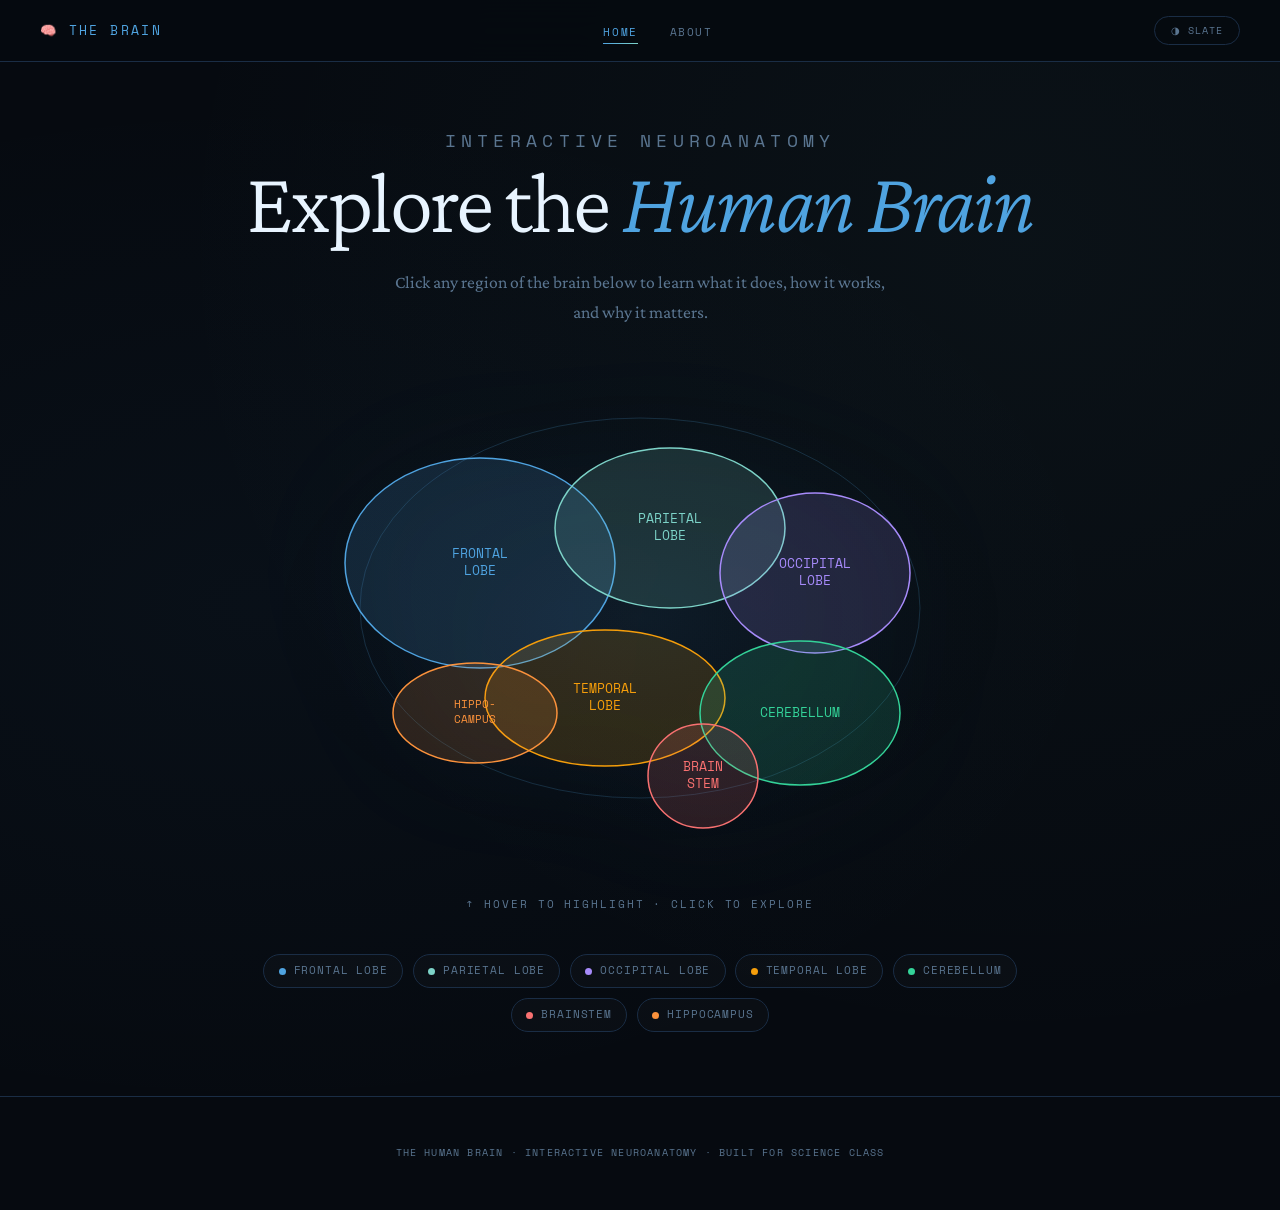
<file: index.html>
<!DOCTYPE html>
<html lang="en">
<head>
  <meta charset="UTF-8" />
  <meta name="viewport" content="width=device-width, initial-scale=1.0" />
  <title>The Human Brain</title>
  <link rel="stylesheet" href="css/style.css" />
  <style>
    .brain-map-wrapper {
      position: relative;
      width: 100%;
      max-width: 800px;
      margin: 0 auto;
      opacity: 0;
      animation: fadeUp 0.8s ease 0.4s forwards;
    }

    #brain-svg {
      width: 100%;
      height: auto;
      display: block;
      filter: drop-shadow(0 0 60px rgba(79,163,224,0.15));
    }

    .brain-region { cursor: pointer; }

    .brain-region ellipse,
    .brain-region path,
    .brain-region circle {
      transition: fill-opacity 0.25s;
    }

    .brain-region:hover ellipse,
    .brain-region:hover path,
    .brain-region:hover circle {
      fill-opacity: 0.45 !important;
    }

    .brain-region text { pointer-events: none; }

    .brain-tooltip {
      position: absolute;
      background: rgba(13,21,32,0.95);
      border: 1px solid var(--accent);
      border-radius: 8px;
      padding: 0.55rem 1.1rem;
      font-family: 'Space Mono', monospace;
      font-size: 0.7rem;
      color: var(--accent);
      letter-spacing: 0.08em;
      pointer-events: none;
      opacity: 0;
      transition: opacity 0.15s;
      white-space: nowrap;
      box-shadow: 0 0 25px rgba(79,163,224,0.2);
      z-index: 10;
    }

    .brain-tooltip.visible { opacity: 1; }

    .click-hint {
      font-family: 'Space Mono', monospace;
      font-size: 0.66rem;
      color: var(--text-dim);
      letter-spacing: 0.18em;
      text-transform: uppercase;
      text-align: center;
      margin-top: 1.75rem;
      animation: pulse 2.5s ease-in-out infinite;
    }

    @keyframes pulse { 0%,100%{opacity:0.4} 50%{opacity:1} }
  </style>
</head>
<body>

  <div id="progress-bar"></div>

  <nav>
    <a href="index.html" class="nav-logo">🧠 The Brain</a>
    <ul class="nav-links">
      <li><a href="index.html">Home</a></li>
      <li><a href="pages/about.html">About</a></li>
    </ul>
    <button class="theme-toggle" id="theme-btn" onclick="toggleTheme()">◑ Slate</button>
  </nav>

  <div class="page">

    <section class="hero">
      <p class="hero-label">Interactive Neuroanatomy</p>
      <h1>Explore the <em>Human Brain</em></h1>
      <p>Click any region of the brain below to learn what it does, how it works, and why it matters.</p>
    </section>

    <section class="brain-map-section">
      <div class="brain-map-wrapper">

        <div class="brain-tooltip" id="brain-tooltip"></div>

        <svg id="brain-svg" viewBox="0 0 800 500" xmlns="http://www.w3.org/2000/svg">
          <defs>
            <radialGradient id="bgGlow" cx="50%" cy="50%" r="50%">
              <stop offset="0%" stop-color="#4fa3e0" stop-opacity="0.06"/>
              <stop offset="100%" stop-color="#060a10" stop-opacity="0"/>
            </radialGradient>
            <filter id="glow">
              <feGaussianBlur stdDeviation="3" result="coloredBlur"/>
              <feMerge>
                <feMergeNode in="coloredBlur"/>
                <feMergeNode in="SourceGraphic"/>
              </feMerge>
            </filter>
          </defs>

          <ellipse cx="400" cy="250" rx="370" ry="230" fill="url(#bgGlow)"/>
          <g opacity="0.2">
            <ellipse cx="400" cy="240" rx="280" ry="190" fill="none" stroke="#4fa3e0" stroke-width="1"/>
          </g>

          <!-- FRONTAL LOBE -->
          <g class="brain-region" data-name="Frontal Lobe" data-href="pages/frontal-lobe.html" style="cursor:pointer">
            <ellipse cx="240" cy="195" rx="135" ry="105" fill="#4fa3e0" fill-opacity="0.15" stroke="#4fa3e0" stroke-width="1.5"/>
            <text x="240" y="190" text-anchor="middle" fill="#4fa3e0" font-family="Space Mono,monospace" font-size="13" pointer-events="none">FRONTAL</text>
            <text x="240" y="207" text-anchor="middle" fill="#4fa3e0" font-family="Space Mono,monospace" font-size="13" pointer-events="none">LOBE</text>
          </g>

          <!-- PARIETAL LOBE -->
          <g class="brain-region" data-name="Parietal Lobe" data-href="pages/parietal-lobe.html" style="cursor:pointer">
            <ellipse cx="430" cy="160" rx="115" ry="80" fill="#7dd3c8" fill-opacity="0.15" stroke="#7dd3c8" stroke-width="1.5"/>
            <text x="430" y="155" text-anchor="middle" fill="#7dd3c8" font-family="Space Mono,monospace" font-size="13" pointer-events="none">PARIETAL</text>
            <text x="430" y="172" text-anchor="middle" fill="#7dd3c8" font-family="Space Mono,monospace" font-size="13" pointer-events="none">LOBE</text>
          </g>

          <!-- OCCIPITAL LOBE -->
          <g class="brain-region" data-name="Occipital Lobe" data-href="pages/occipital-lobe.html" style="cursor:pointer">
            <ellipse cx="575" cy="205" rx="95" ry="80" fill="#a78bfa" fill-opacity="0.15" stroke="#a78bfa" stroke-width="1.5"/>
            <text x="575" y="200" text-anchor="middle" fill="#a78bfa" font-family="Space Mono,monospace" font-size="13" pointer-events="none">OCCIPITAL</text>
            <text x="575" y="217" text-anchor="middle" fill="#a78bfa" font-family="Space Mono,monospace" font-size="13" pointer-events="none">LOBE</text>
          </g>

          <!-- TEMPORAL LOBE -->
          <g class="brain-region" data-name="Temporal Lobe" data-href="pages/temporal-lobe.html" style="cursor:pointer">
            <ellipse cx="365" cy="330" rx="120" ry="68" fill="#f59e0b" fill-opacity="0.15" stroke="#f59e0b" stroke-width="1.5"/>
            <text x="365" y="325" text-anchor="middle" fill="#f59e0b" font-family="Space Mono,monospace" font-size="13" pointer-events="none">TEMPORAL</text>
            <text x="365" y="342" text-anchor="middle" fill="#f59e0b" font-family="Space Mono,monospace" font-size="13" pointer-events="none">LOBE</text>
          </g>

          <!-- CEREBELLUM -->
          <g class="brain-region" data-name="Cerebellum" data-href="pages/cerebellum.html" style="cursor:pointer">
            <ellipse cx="560" cy="345" rx="100" ry="72" fill="#34d399" fill-opacity="0.15" stroke="#34d399" stroke-width="1.5"/>
            <text x="560" y="349" text-anchor="middle" fill="#34d399" font-family="Space Mono,monospace" font-size="13" pointer-events="none">CEREBELLUM</text>
          </g>

          <!-- BRAINSTEM -->
          <g class="brain-region" data-name="Brainstem" data-href="pages/brainstem.html" style="cursor:pointer">
            <ellipse cx="463" cy="408" rx="55" ry="52" fill="#f87171" fill-opacity="0.15" stroke="#f87171" stroke-width="1.5"/>
            <text x="463" y="403" text-anchor="middle" fill="#f87171" font-family="Space Mono,monospace" font-size="13" pointer-events="none">BRAIN</text>
            <text x="463" y="420" text-anchor="middle" fill="#f87171" font-family="Space Mono,monospace" font-size="13" pointer-events="none">STEM</text>
          </g>

          <!-- HIPPOCAMPUS -->
          <g class="brain-region" data-name="Hippocampus" data-href="pages/hippocampus.html" style="cursor:pointer">
            <ellipse cx="235" cy="345" rx="82" ry="50" fill="#fb923c" fill-opacity="0.15" stroke="#fb923c" stroke-width="1.5"/>
            <text x="235" y="340" text-anchor="middle" fill="#fb923c" font-family="Space Mono,monospace" font-size="11" pointer-events="none">HIPPO-</text>
            <text x="235" y="355" text-anchor="middle" fill="#fb923c" font-family="Space Mono,monospace" font-size="11" pointer-events="none">CAMPUS</text>
          </g>

        </svg>
      </div>

      <p class="click-hint">↑ hover to highlight · click to explore</p>

      <div class="region-legend">
        <a href="pages/frontal-lobe.html"   class="legend-item"><span class="legend-dot" style="background:#4fa3e0"></span>Frontal Lobe</a>
        <a href="pages/parietal-lobe.html"  class="legend-item"><span class="legend-dot" style="background:#7dd3c8"></span>Parietal Lobe</a>
        <a href="pages/occipital-lobe.html" class="legend-item"><span class="legend-dot" style="background:#a78bfa"></span>Occipital Lobe</a>
        <a href="pages/temporal-lobe.html"  class="legend-item"><span class="legend-dot" style="background:#f59e0b"></span>Temporal Lobe</a>
        <a href="pages/cerebellum.html"     class="legend-item"><span class="legend-dot" style="background:#34d399"></span>Cerebellum</a>
        <a href="pages/brainstem.html"      class="legend-item"><span class="legend-dot" style="background:#f87171"></span>Brainstem</a>
        <a href="pages/hippocampus.html"    class="legend-item"><span class="legend-dot" style="background:#fb923c"></span>Hippocampus</a>
      </div>

    </section>

    <footer>
      <p>The Human Brain · Interactive Neuroanatomy · Built for Science Class</p>
    </footer>

  </div>

  <script src="js/main.js"></script>
</body>
</html>
</file>
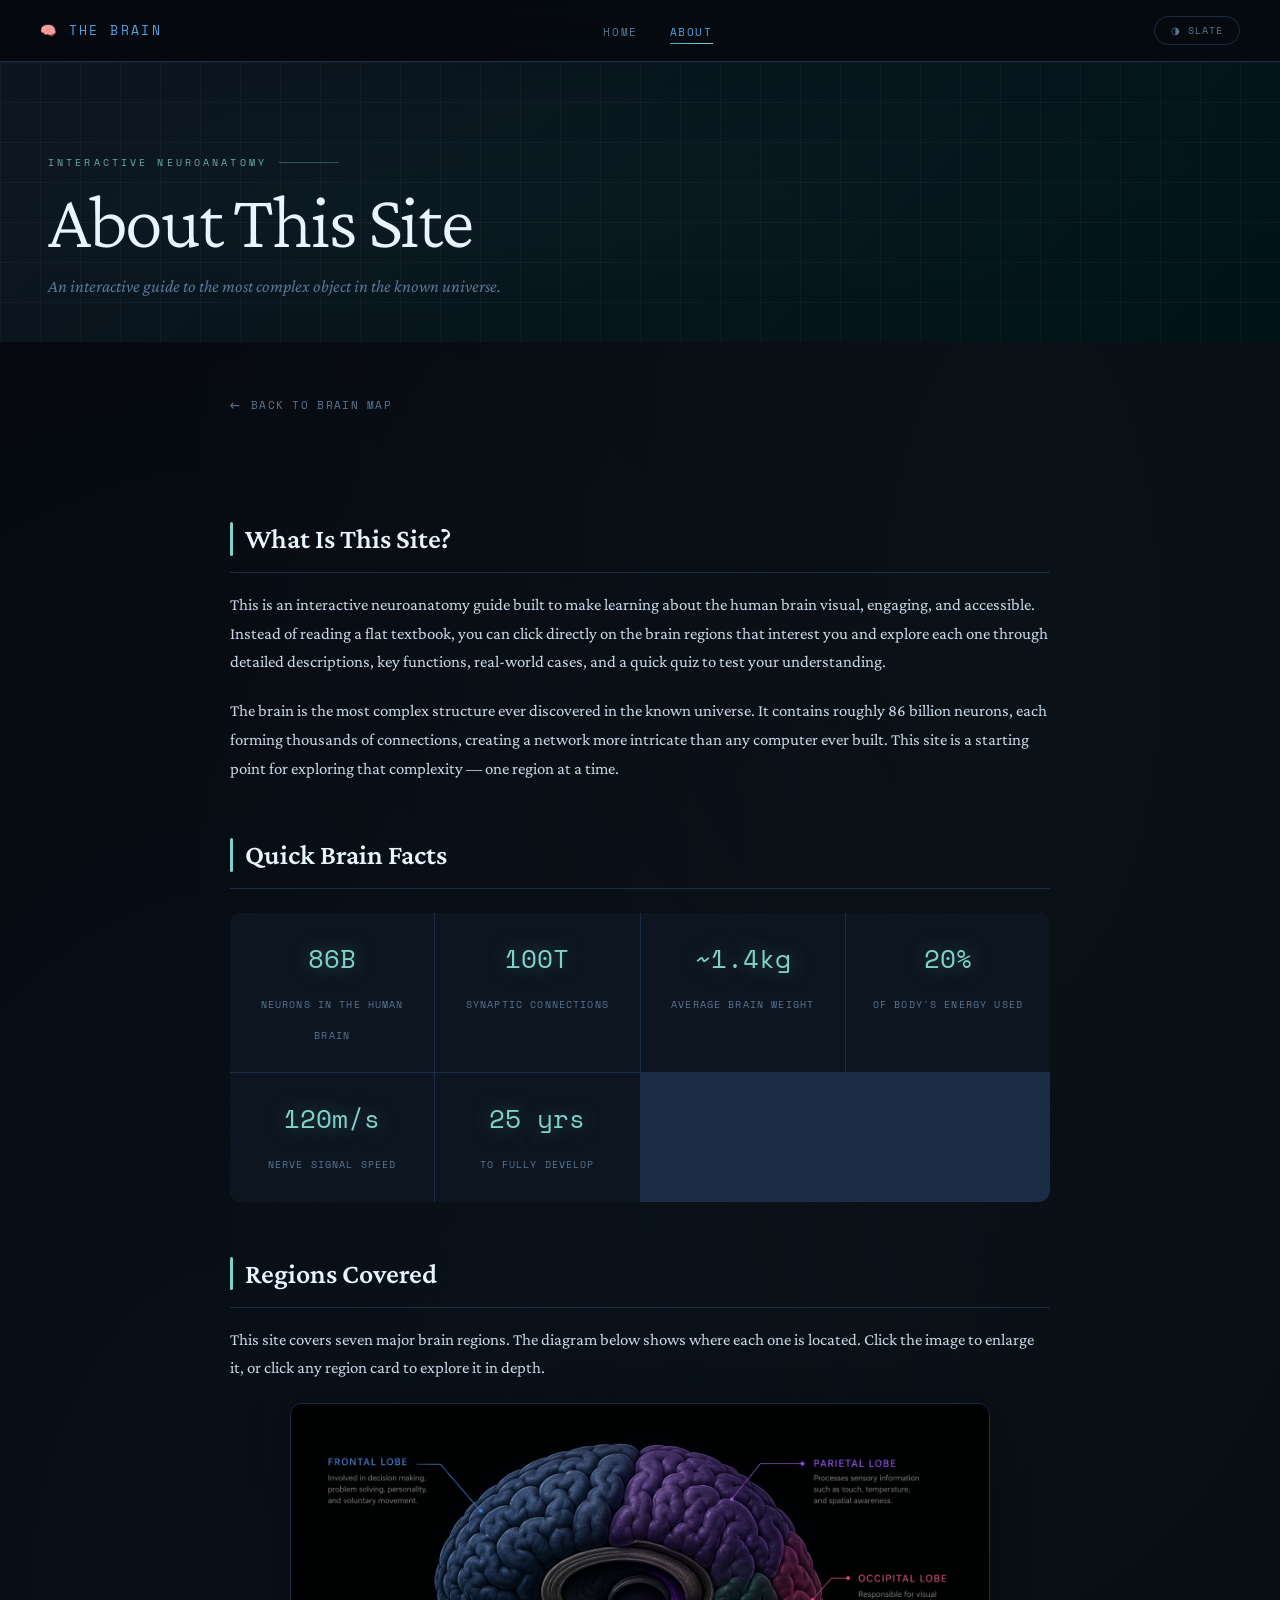
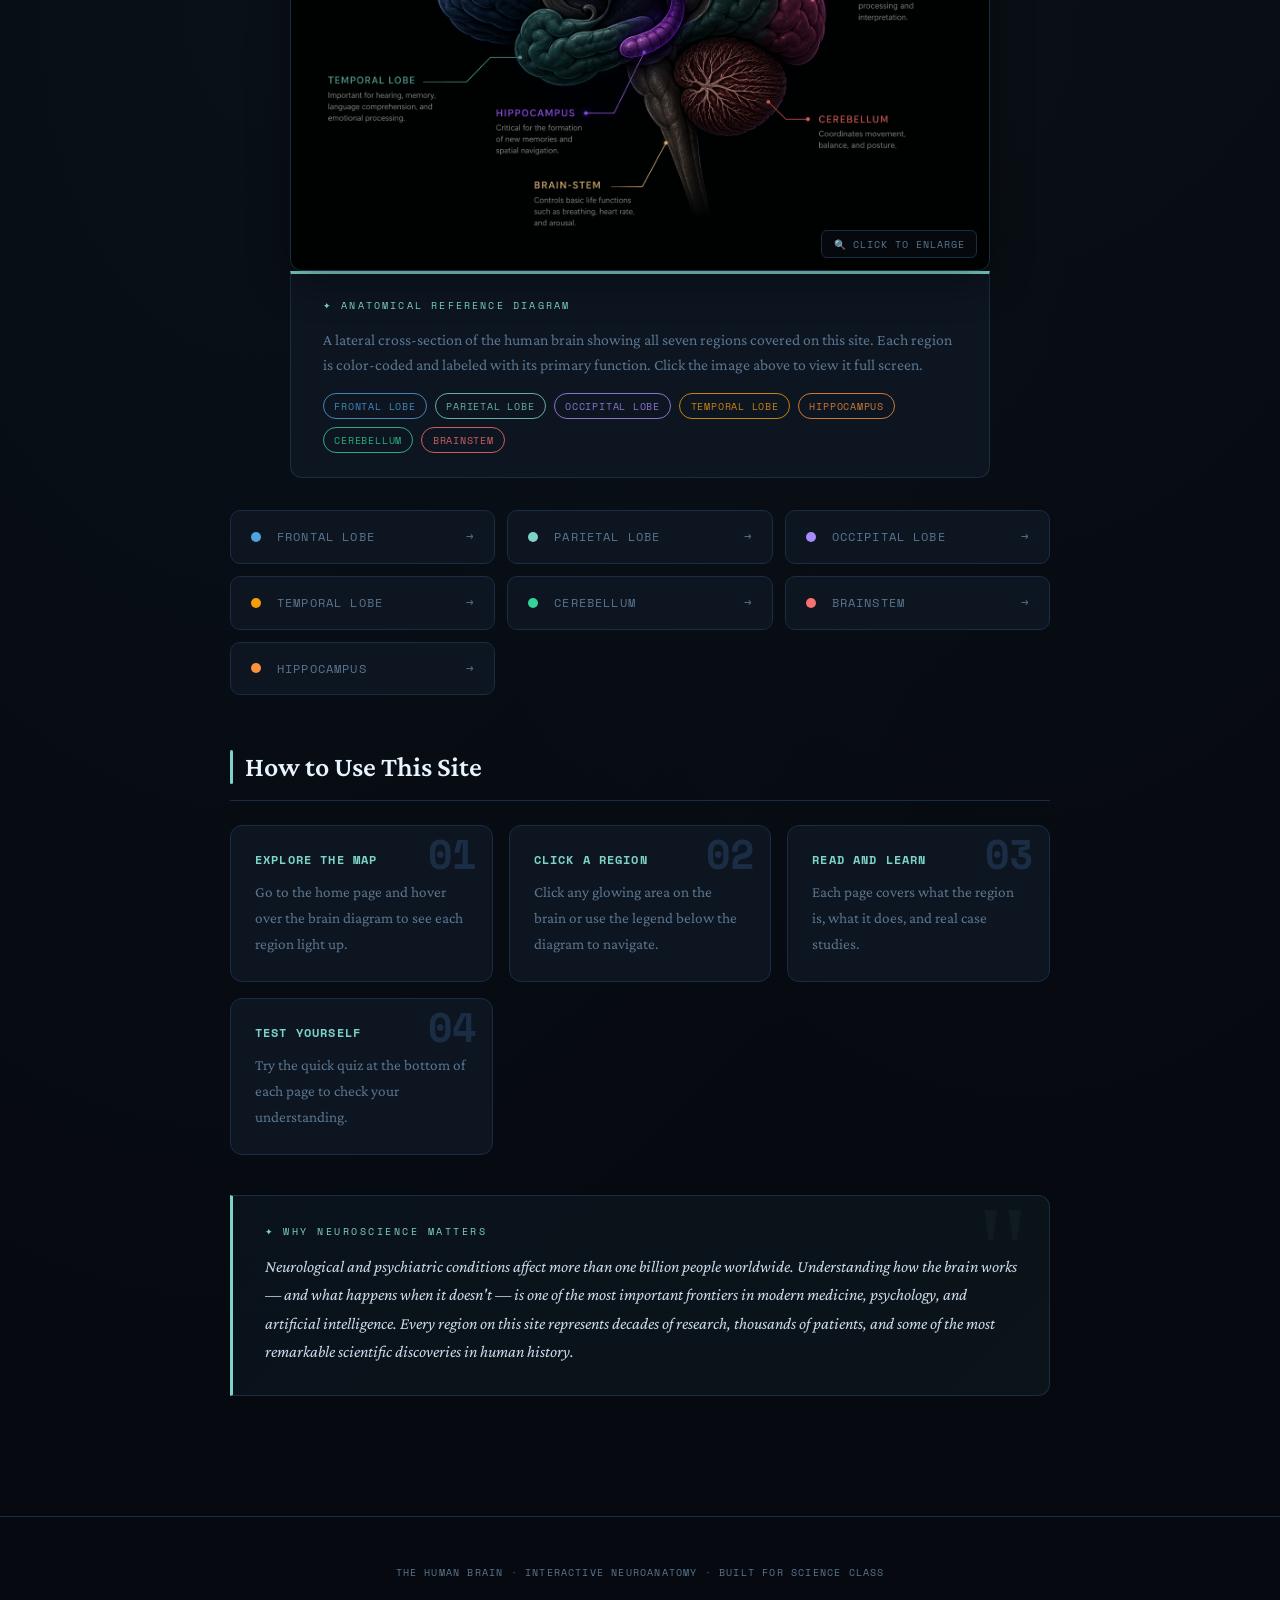
<file: pages/about.html>
<!DOCTYPE html>
<html lang="en">
<head>
  <meta charset="UTF-8" />
  <meta name="viewport" content="width=device-width, initial-scale=1.0" />
  <title>About · The Human Brain</title>
  <link rel="stylesheet" href="../css/style.css" />
  <style>
    :root { --region-color: #7dd3c8; }

    .about-banner {
      background: linear-gradient(135deg, #0d1520 0%, #001518 100%);
    }

    .about-banner-bg {
      background: radial-gradient(ellipse at 30% 50%, rgba(125,211,200,0.2) 0%, transparent 70%),
                  radial-gradient(ellipse at 80% 20%, rgba(79,163,224,0.1) 0%, transparent 60%);
    }

    .diagram-click-wrap {
      position: relative;
      cursor: zoom-in;
      display: block;
      border-radius: 12px;
      overflow: hidden;
      border: 1px solid var(--border);
      box-shadow: 0 8px 40px rgba(0,0,0,0.4);
      transition: box-shadow 0.3s, transform 0.3s;
      max-width: 700px;
      margin: 0 auto 0;
    }

    .diagram-click-wrap:hover {
      box-shadow: 0 12px 60px rgba(79,163,224,0.2);
      transform: translateY(-2px);
    }

    .brain-diagram-img {
      width: 100%;
      height: auto;
      display: block;
      opacity: 0.92;
      transition: opacity 0.2s;
    }

    .diagram-click-wrap:hover .brain-diagram-img { opacity: 1; }

    .diagram-zoom-hint {
      position: absolute;
      bottom: 12px;
      right: 12px;
      background: rgba(6,10,16,0.85);
      border: 1px solid var(--border);
      border-radius: 6px;
      padding: 0.3rem 0.7rem;
      font-family: 'Space Mono', monospace;
      font-size: 0.6rem;
      letter-spacing: 0.1em;
      text-transform: uppercase;
      color: var(--text-dim);
      backdrop-filter: blur(8px);
    }

    .diagram-caption {
      background: var(--surface);
      border: 1px solid var(--border);
      border-top: 3px solid var(--accent2);
      border-radius: 0 0 12px 12px;
      padding: 1.5rem 2rem;
      max-width: 700px;
      margin: 0 auto 2rem;
    }

    .diagram-caption-label {
      font-family: 'Space Mono', monospace;
      font-size: 0.62rem;
      letter-spacing: 0.22em;
      text-transform: uppercase;
      color: var(--accent2);
      display: flex;
      align-items: center;
      gap: 0.5rem;
      margin-bottom: 0.75rem;
    }

    .diagram-caption-label::before { content: '✦'; font-size: 0.55rem; }

    .diagram-caption p {
      font-size: 0.98rem;
      color: var(--text-dim);
      margin: 0;
      line-height: 1.6;
    }

    .diagram-region-tags {
      display: flex;
      flex-wrap: wrap;
      gap: 0.5rem;
      margin-top: 1rem;
    }

    .diagram-tag {
      font-family: 'Space Mono', monospace;
      font-size: 0.6rem;
      letter-spacing: 0.08em;
      text-transform: uppercase;
      padding: 0.25rem 0.65rem;
      border-radius: 20px;
      border: 1px solid currentColor;
      opacity: 0.8;
    }

    /* LIGHTBOX */
    .lightbox {
      position: fixed;
      inset: 0;
      background: rgba(0,0,0,0.95);
      z-index: 9999;
      display: flex;
      align-items: center;
      justify-content: center;
      opacity: 0;
      pointer-events: none;
      transition: opacity 0.3s;
      cursor: zoom-out;
      backdrop-filter: blur(8px);
    }

    .lightbox.active {
      opacity: 1;
      pointer-events: all;
    }

    .lightbox img {
      max-width: 92vw;
      max-height: 92vh;
      object-fit: contain;
      border-radius: 12px;
      box-shadow: 0 0 80px rgba(79,163,224,0.15);
      transform: scale(0.95);
      transition: transform 0.3s;
    }

    .lightbox.active img { transform: scale(1); }

    .lightbox-close {
      position: absolute;
      top: 1.5rem;
      right: 1.5rem;
      background: rgba(255,255,255,0.05);
      border: 1px solid var(--border);
      border-radius: 8px;
      color: var(--text-dim);
      font-family: 'Space Mono', monospace;
      font-size: 0.7rem;
      letter-spacing: 0.1em;
      text-transform: uppercase;
      padding: 0.5rem 1rem;
      cursor: pointer;
      transition: all 0.2s;
    }

    .lightbox-close:hover {
      color: var(--heading);
      border-color: var(--accent);
      background: rgba(79,163,224,0.08);
    }

    .region-links {
      display: grid;
      grid-template-columns: repeat(auto-fit, minmax(220px, 1fr));
      gap: 0.75rem;
      margin: 1.5rem 0 2rem;
    }

    .region-link-card {
      display: flex;
      align-items: center;
      gap: 1rem;
      background: var(--surface);
      border: 1px solid var(--border);
      border-radius: 10px;
      padding: 1rem 1.25rem;
      text-decoration: none;
      transition: all 0.25s;
    }

    .region-link-card:hover {
      transform: translateX(4px);
      border-color: var(--link-color);
      box-shadow: 0 4px 20px rgba(0,0,0,0.2);
      background: var(--surface2);
    }

    .region-link-dot { width:10px; height:10px; border-radius:50%; flex-shrink:0; }

    .region-link-card span {
      font-family: 'Space Mono', monospace;
      font-size: 0.72rem;
      letter-spacing: 0.1em;
      text-transform: uppercase;
      color: var(--text-dim);
      transition: color 0.25s;
    }

    .region-link-card:hover span { color: var(--heading); }

    .region-link-arrow {
      margin-left: auto;
      color: var(--text-dim);
      font-size: 0.8rem;
      transition: all 0.25s;
    }

    .region-link-card:hover .region-link-arrow {
      color: var(--heading);
      transform: translateX(3px);
    }

    .facts-grid {
      display: grid;
      grid-template-columns: repeat(auto-fit, minmax(200px, 1fr));
      gap: 1px;
      background: var(--border);
      border-radius: 12px;
      overflow: hidden;
      margin: 1.5rem 0 2rem;
    }

    .fact-item { background:var(--surface); padding:1.5rem; text-align:center; transition:background 0.2s; }
    .fact-item:hover { background:var(--surface2); }

    .fact-number {
      font-family: 'Space Mono', monospace;
      font-size: 1.6rem;
      color: var(--accent2);
      display: block;
      margin-bottom: 0.4rem;
      text-shadow: 0 0 20px rgba(125,211,200,0.4);
    }

    .fact-label {
      font-family: 'Space Mono', monospace;
      font-size: 0.6rem;
      letter-spacing: 0.12em;
      text-transform: uppercase;
      color: var(--text-dim);
      line-height: 1.5;
    }

    .how-to-grid {
      display: grid;
      grid-template-columns: repeat(auto-fit, minmax(200px, 1fr));
      gap: 1rem;
      margin: 1.5rem 0;
    }

    .how-to-card {
      background: var(--surface);
      border: 1px solid var(--border);
      border-radius: 12px;
      padding: 1.5rem;
      position: relative;
      overflow: hidden;
      transition: all 0.25s;
    }

    .how-to-card:hover {
      border-color: var(--accent2);
      transform: translateY(-2px);
      box-shadow: 0 8px 25px rgba(0,0,0,0.2);
    }

    .how-to-number {
      font-family: 'Space Mono', monospace;
      font-size: 2.5rem;
      color: var(--border);
      position: absolute;
      top: 0.5rem; right: 1rem;
      line-height: 1;
      font-weight: 700;
    }

    .how-to-card h3 {
      font-family: 'Space Mono', monospace;
      font-size: 0.72rem;
      letter-spacing: 0.1em;
      text-transform: uppercase;
      color: var(--accent2);
      margin-bottom: 0.6rem;
      position: relative;
    }

    .how-to-card p { font-size:0.95rem; color:var(--text-dim); margin:0; position:relative; }
  </style>
</head>
<body>

  <!-- LIGHTBOX -->
  <div class="lightbox" id="lightbox" onclick="closeLightbox()">
    <button class="lightbox-close" onclick="closeLightbox()">✕ Close</button>
    <img src="../images/brain-diagram.png" alt="Full size brain diagram" />
  </div>

  <div id="progress-bar"></div>

  <nav>
    <a href="../index.html" class="nav-logo">🧠 The Brain</a>
    <ul class="nav-links">
      <li><a href="../index.html">Home</a></li>
      <li><a href="about.html" class="active">About</a></li>
    </ul>
    <button class="theme-toggle" id="theme-btn" onclick="toggleTheme()">◑ Slate</button>
  </nav>

  <div class="page">

    <div class="region-banner about-banner">
      <div class="region-banner-bg about-banner-bg"></div>
      <div class="region-banner-grid"></div>
      <div class="region-banner-content">
        <div class="region-number" style="color:#7dd3c8">Interactive Neuroanatomy</div>
        <h1>About This Site</h1>
        <p class="subtitle">An interactive guide to the most complex object in the known universe.</p>
      </div>
    </div>

    <div class="content-page">

      <a href="../index.html" class="back-link">Back to Brain Map</a>

      <div class="content-body">

        <h2>What Is This Site?</h2>
        <p>This is an interactive neuroanatomy guide built to make learning about the human brain visual, engaging, and accessible. Instead of reading a flat textbook, you can click directly on the brain regions that interest you and explore each one through detailed descriptions, key functions, real-world cases, and a quick quiz to test your understanding.</p>
        <p>The brain is the most complex structure ever discovered in the known universe. It contains roughly 86 billion neurons, each forming thousands of connections, creating a network more intricate than any computer ever built. This site is a starting point for exploring that complexity — one region at a time.</p>

        <h2>Quick Brain Facts</h2>
        <div class="facts-grid">
          <div class="fact-item">
            <span class="fact-number">86B</span>
            <span class="fact-label">neurons in the human brain</span>
          </div>
          <div class="fact-item">
            <span class="fact-number">100T</span>
            <span class="fact-label">synaptic connections</span>
          </div>
          <div class="fact-item">
            <span class="fact-number">~1.4kg</span>
            <span class="fact-label">average brain weight</span>
          </div>
          <div class="fact-item">
            <span class="fact-number">20%</span>
            <span class="fact-label">of body's energy used</span>
          </div>
          <div class="fact-item">
            <span class="fact-number">120m/s</span>
            <span class="fact-label">nerve signal speed</span>
          </div>
          <div class="fact-item">
            <span class="fact-number">25 yrs</span>
            <span class="fact-label">to fully develop</span>
          </div>
        </div>

        <h2>Regions Covered</h2>
        <p>This site covers seven major brain regions. The diagram below shows where each one is located. Click the image to enlarge it, or click any region card to explore it in depth.</p>

        <!-- DIAGRAM MOVED HERE -->
        <div class="diagram-click-wrap" onclick="openLightbox()">
          <img
            src="../images/brain-diagram.png"
            alt="Detailed anatomical diagram of the human brain showing all major regions"
            class="brain-diagram-img"
          />
          <span class="diagram-zoom-hint">🔍 Click to enlarge</span>
        </div>

        <div class="diagram-caption">
          <span class="diagram-caption-label">Anatomical Reference Diagram</span>
          <p>A lateral cross-section of the human brain showing all seven regions covered on this site. Each region is color-coded and labeled with its primary function. Click the image above to view it full screen.</p>
          <div class="diagram-region-tags">
            <span class="diagram-tag" style="color:#4fa3e0">Frontal Lobe</span>
            <span class="diagram-tag" style="color:#7dd3c8">Parietal Lobe</span>
            <span class="diagram-tag" style="color:#a78bfa">Occipital Lobe</span>
            <span class="diagram-tag" style="color:#f59e0b">Temporal Lobe</span>
            <span class="diagram-tag" style="color:#fb923c">Hippocampus</span>
            <span class="diagram-tag" style="color:#34d399">Cerebellum</span>
            <span class="diagram-tag" style="color:#f87171">Brainstem</span>
          </div>
        </div>

        <div class="region-links">
          <a href="frontal-lobe.html" class="region-link-card" style="--link-color:#4fa3e0">
            <span class="region-link-dot" style="background:#4fa3e0"></span>
            <span>Frontal Lobe</span>
            <span class="region-link-arrow">→</span>
          </a>
          <a href="parietal-lobe.html" class="region-link-card" style="--link-color:#7dd3c8">
            <span class="region-link-dot" style="background:#7dd3c8"></span>
            <span>Parietal Lobe</span>
            <span class="region-link-arrow">→</span>
          </a>
          <a href="occipital-lobe.html" class="region-link-card" style="--link-color:#a78bfa">
            <span class="region-link-dot" style="background:#a78bfa"></span>
            <span>Occipital Lobe</span>
            <span class="region-link-arrow">→</span>
          </a>
          <a href="temporal-lobe.html" class="region-link-card" style="--link-color:#f59e0b">
            <span class="region-link-dot" style="background:#f59e0b"></span>
            <span>Temporal Lobe</span>
            <span class="region-link-arrow">→</span>
          </a>
          <a href="cerebellum.html" class="region-link-card" style="--link-color:#34d399">
            <span class="region-link-dot" style="background:#34d399"></span>
            <span>Cerebellum</span>
            <span class="region-link-arrow">→</span>
          </a>
          <a href="brainstem.html" class="region-link-card" style="--link-color:#f87171">
            <span class="region-link-dot" style="background:#f87171"></span>
            <span>Brainstem</span>
            <span class="region-link-arrow">→</span>
          </a>
          <a href="hippocampus.html" class="region-link-card" style="--link-color:#fb923c">
            <span class="region-link-dot" style="background:#fb923c"></span>
            <span>Hippocampus</span>
            <span class="region-link-arrow">→</span>
          </a>
        </div>

        <h2>How to Use This Site</h2>
        <div class="how-to-grid">
          <div class="how-to-card">
            <span class="how-to-number">01</span>
            <h3>Explore the Map</h3>
            <p>Go to the home page and hover over the brain diagram to see each region light up.</p>
          </div>
          <div class="how-to-card">
            <span class="how-to-number">02</span>
            <h3>Click a Region</h3>
            <p>Click any glowing area on the brain or use the legend below the diagram to navigate.</p>
          </div>
          <div class="how-to-card">
            <span class="how-to-number">03</span>
            <h3>Read and Learn</h3>
            <p>Each page covers what the region is, what it does, and real case studies.</p>
          </div>
          <div class="how-to-card">
            <span class="how-to-number">04</span>
            <h3>Test Yourself</h3>
            <p>Try the quick quiz at the bottom of each page to check your understanding.</p>
          </div>
        </div>

        <div class="did-you-know">
          <span class="label">Why Neuroscience Matters</span>
          <p>Neurological and psychiatric conditions affect more than one billion people worldwide. Understanding how the brain works — and what happens when it doesn't — is one of the most important frontiers in modern medicine, psychology, and artificial intelligence. Every region on this site represents decades of research, thousands of patients, and some of the most remarkable scientific discoveries in human history.</p>
        </div>

      </div>
    </div>

    <footer>
      <p>The Human Brain · Interactive Neuroanatomy · Built for Science Class</p>
    </footer>

  </div>

  <script src="../js/main.js"></script>
  <script>
    window.addEventListener('scroll', () => {
      const bar = document.getElementById('progress-bar');
      const scrolled = (window.scrollY / (document.body.scrollHeight - window.innerHeight)) * 100;
      bar.style.width = scrolled + '%';
    });

    function openLightbox() {
      document.getElementById('lightbox').classList.add('active');
      document.body.style.overflow = 'hidden';
    }

    function closeLightbox() {
      document.getElementById('lightbox').classList.remove('active');
      document.body.style.overflow = '';
    }

    document.addEventListener('keydown', (e) => {
      if (e.key === 'Escape') closeLightbox();
    });
  </script>
</body>
</html>
</file>
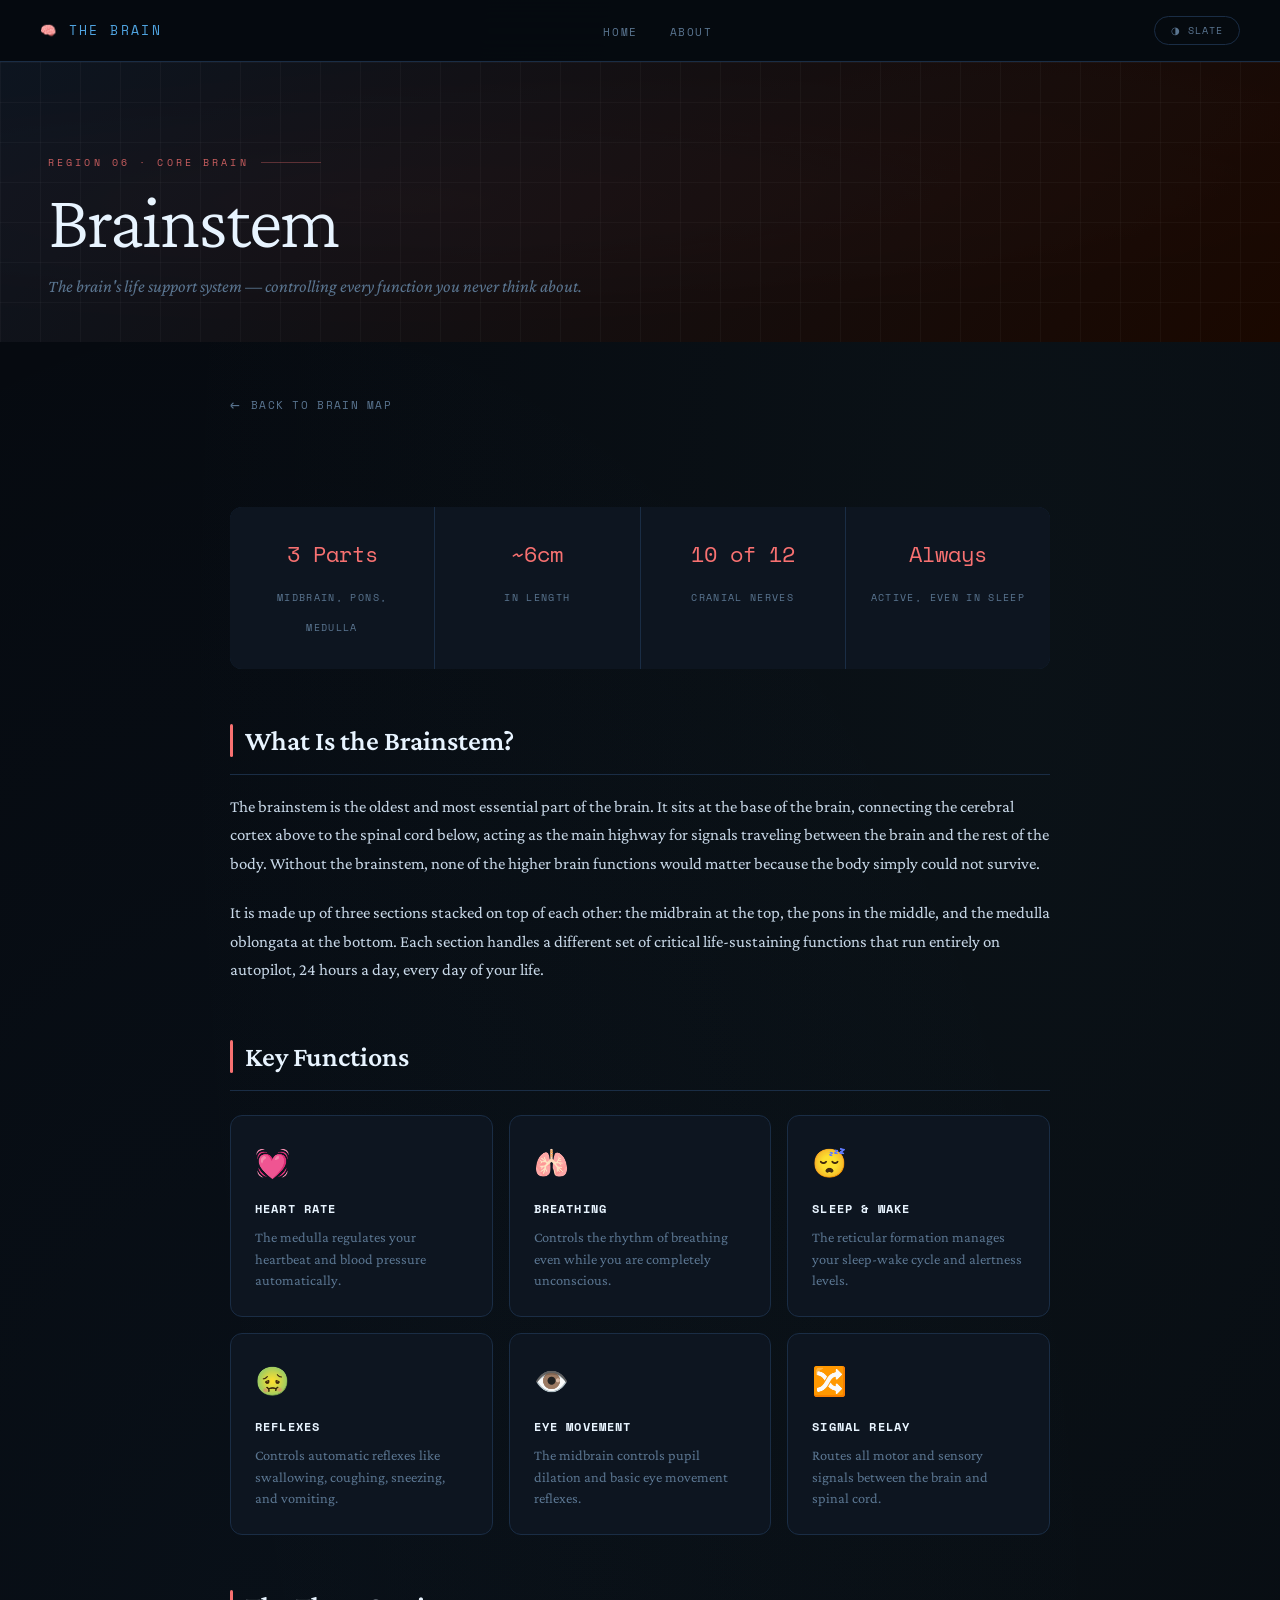
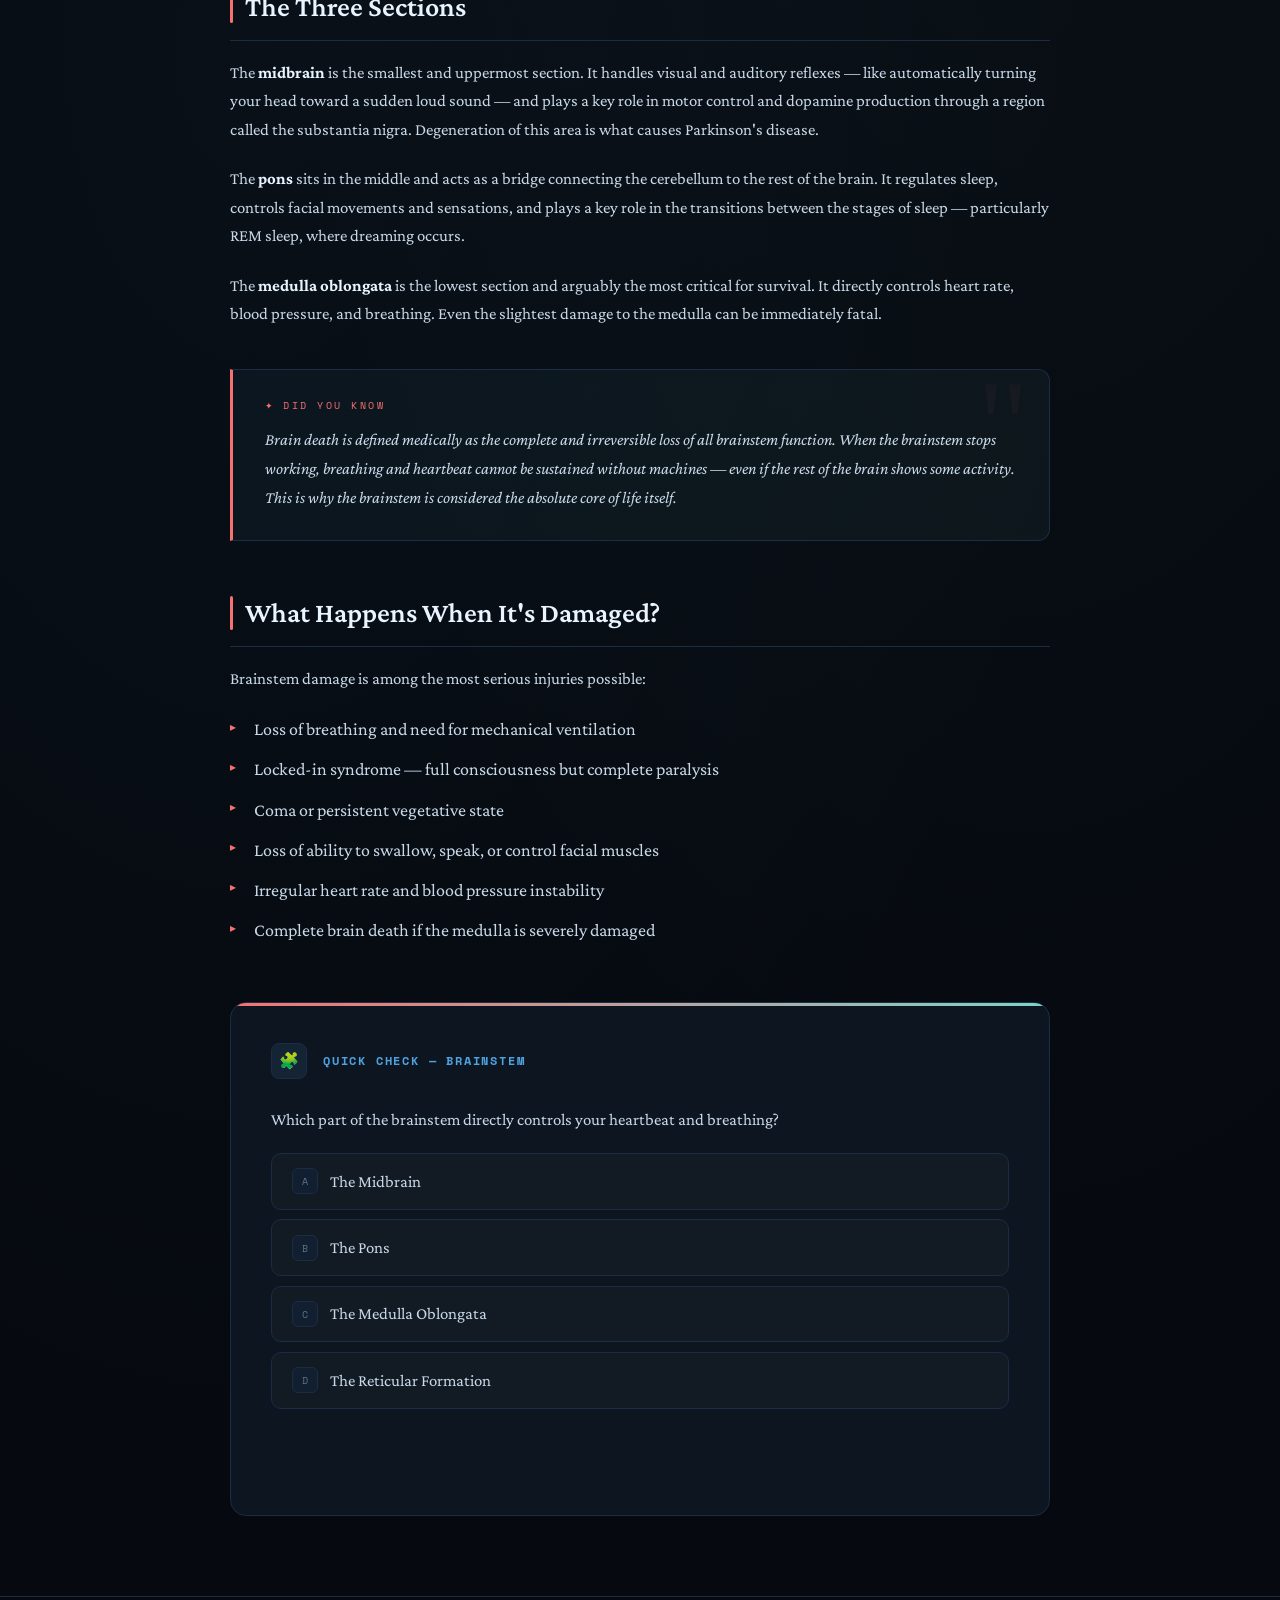
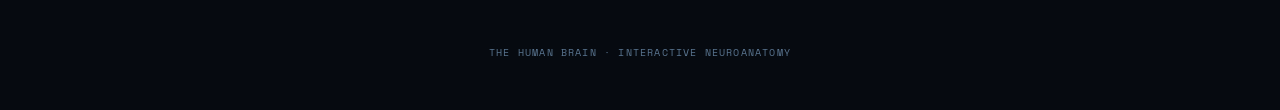
<file: pages/brainstem.html>
<!DOCTYPE html>
<html lang="en">
<head>
  <meta charset="UTF-8" />
  <meta name="viewport" content="width=device-width, initial-scale=1.0" />
  <title>Brainstem · The Human Brain</title>
  <link rel="stylesheet" href="../css/style.css" />
  <style>
    :root { --region-color: #f87171; }

    .region-banner {
      background: linear-gradient(135deg, #0d1520 0%, #1a0800 100%);
    }

    .region-banner-bg {
      background: radial-gradient(ellipse at 30% 50%, rgba(248,113,113,0.25) 0%, transparent 70%),
                  radial-gradient(ellipse at 80% 20%, rgba(248,113,113,0.1) 0%, transparent 60%);
    }

    .stat-value { color: #f87171; }
  </style>
</head>
<body>

  <div id="progress-bar"></div>

  <!-- NAVIGATION -->
  <nav>
    <a href="../index.html" class="nav-logo">🧠 The Brain</a>
    <ul class="nav-links">
      <li><a href="../index.html">Home</a></li>
      <li><a href="about.html">About</a></li>
    </ul>
    <button class="theme-toggle" id="theme-btn" onclick="toggleTheme()">◑ Light</button>
  </nav>

  <div class="page">

    <!-- BANNER -->
    <div class="region-banner">
      <div class="region-banner-bg"></div>
      <div class="region-banner-grid"></div>
      <div class="region-banner-content">
        <div class="region-number" style="color:#f87171">Region 06 · Core Brain</div>
        <h1>Brainstem</h1>
        <p class="subtitle">The brain's life support system — controlling every function you never think about.</p>
      </div>
    </div>

    <div class="content-page">

      <a href="../index.html" class="back-link">Back to Brain Map</a>

      <!-- STATS -->
      <div class="stats-row">
        <div class="stat">
          <span class="stat-value">3 Parts</span>
          <span class="stat-label">midbrain, pons, medulla</span>
        </div>
        <div class="stat">
          <span class="stat-value">~6cm</span>
          <span class="stat-label">in length</span>
        </div>
        <div class="stat">
          <span class="stat-value">10 of 12</span>
          <span class="stat-label">cranial nerves</span>
        </div>
        <div class="stat">
          <span class="stat-value">Always</span>
          <span class="stat-label">active, even in sleep</span>
        </div>
      </div>

      <!-- CONTENT -->
      <div class="content-body">

        <h2>What Is the Brainstem?</h2>
        <p>
          The brainstem is the oldest and most essential part of the brain. It sits at the
          base of the brain, connecting the cerebral cortex above to the spinal cord below,
          acting as the main highway for signals traveling between the brain and the rest of
          the body. Without the brainstem, none of the higher brain functions would matter
          because the body simply could not survive.
        </p>
        <p>
          It is made up of three sections stacked on top of each other: the midbrain at the
          top, the pons in the middle, and the medulla oblongata at the bottom. Each section
          handles a different set of critical life-sustaining functions that run entirely
          on autopilot, 24 hours a day, every day of your life.
        </p>

        <h2>Key Functions</h2>
        <div class="function-cards">
          <div class="func-card">
            <span class="func-icon">💓</span>
            <h3>Heart Rate</h3>
            <p>The medulla regulates your heartbeat and blood pressure automatically.</p>
          </div>
          <div class="func-card">
            <span class="func-icon">🫁</span>
            <h3>Breathing</h3>
            <p>Controls the rhythm of breathing even while you are completely unconscious.</p>
          </div>
          <div class="func-card">
            <span class="func-icon">😴</span>
            <h3>Sleep & Wake</h3>
            <p>The reticular formation manages your sleep-wake cycle and alertness levels.</p>
          </div>
          <div class="func-card">
            <span class="func-icon">🤢</span>
            <h3>Reflexes</h3>
            <p>Controls automatic reflexes like swallowing, coughing, sneezing, and vomiting.</p>
          </div>
          <div class="func-card">
            <span class="func-icon">👁️</span>
            <h3>Eye Movement</h3>
            <p>The midbrain controls pupil dilation and basic eye movement reflexes.</p>
          </div>
          <div class="func-card">
            <span class="func-icon">🔀</span>
            <h3>Signal Relay</h3>
            <p>Routes all motor and sensory signals between the brain and spinal cord.</p>
          </div>
        </div>

        <h2>The Three Sections</h2>
        <p>
          The <strong style="color:var(--heading)">midbrain</strong> is the smallest and
          uppermost section. It handles visual and auditory reflexes — like automatically
          turning your head toward a sudden loud sound — and plays a key role in motor
          control and dopamine production through a region called the substantia nigra.
          Degeneration of this area is what causes Parkinson's disease.
        </p>
        <p>
          The <strong style="color:var(--heading)">pons</strong> sits in the middle and
          acts as a bridge connecting the cerebellum to the rest of the brain. It regulates
          sleep, controls facial movements and sensations, and plays a key role in the
          transitions between the stages of sleep — particularly REM sleep, where dreaming
          occurs.
        </p>
        <p>
          The <strong style="color:var(--heading)">medulla oblongata</strong> is the
          lowest section and arguably the most critical for survival. It directly controls
          heart rate, blood pressure, and breathing. Even the slightest damage to the
          medulla can be immediately fatal.
        </p>

        <div class="did-you-know">
          <span class="label">Did You Know</span>
          <p>
            Brain death is defined medically as the complete and irreversible loss of all
            brainstem function. When the brainstem stops working, breathing and heartbeat
            cannot be sustained without machines — even if the rest of the brain shows some
            activity. This is why the brainstem is considered the absolute core of life itself.
          </p>
        </div>

        <h2>What Happens When It's Damaged?</h2>
        <p>Brainstem damage is among the most serious injuries possible:</p>
        <ul>
          <li>Loss of breathing and need for mechanical ventilation</li>
          <li>Locked-in syndrome — full consciousness but complete paralysis</li>
          <li>Coma or persistent vegetative state</li>
          <li>Loss of ability to swallow, speak, or control facial muscles</li>
          <li>Irregular heart rate and blood pressure instability</li>
          <li>Complete brain death if the medulla is severely damaged</li>
        </ul>

        <!-- QUIZ -->
        <div class="quiz-widget">
          <div class="quiz-header">
            <div class="quiz-icon">🧩</div>
            <h3>Quick Check — Brainstem</h3>
          </div>
          <p class="quiz-question">Which part of the brainstem directly controls your heartbeat and breathing?</p>
          <div class="quiz-options">
            <button class="quiz-option" data-correct="false" data-letter="A">The Midbrain</button>
            <button class="quiz-option" data-correct="false" data-letter="B">The Pons</button>
            <button class="quiz-option" data-correct="true"  data-letter="C">The Medulla Oblongata</button>
            <button class="quiz-option" data-correct="false" data-letter="D">The Reticular Formation</button>
          </div>
          <p class="quiz-feedback" id="quiz-feedback"></p>
        </div>

      </div>
    </div>

    <footer>
      <p>The Human Brain · Interactive Neuroanatomy</p>
    </footer>
  </div>

  <script src="../js/main.js"></script>
  <script>
    window.addEventListener('scroll', () => {
      const bar = document.getElementById('progress-bar');
      const scrolled = (window.scrollY / (document.body.scrollHeight - window.innerHeight)) * 100;
      bar.style.width = scrolled + '%';
    });
  </script>
</body>
</html>
</file>
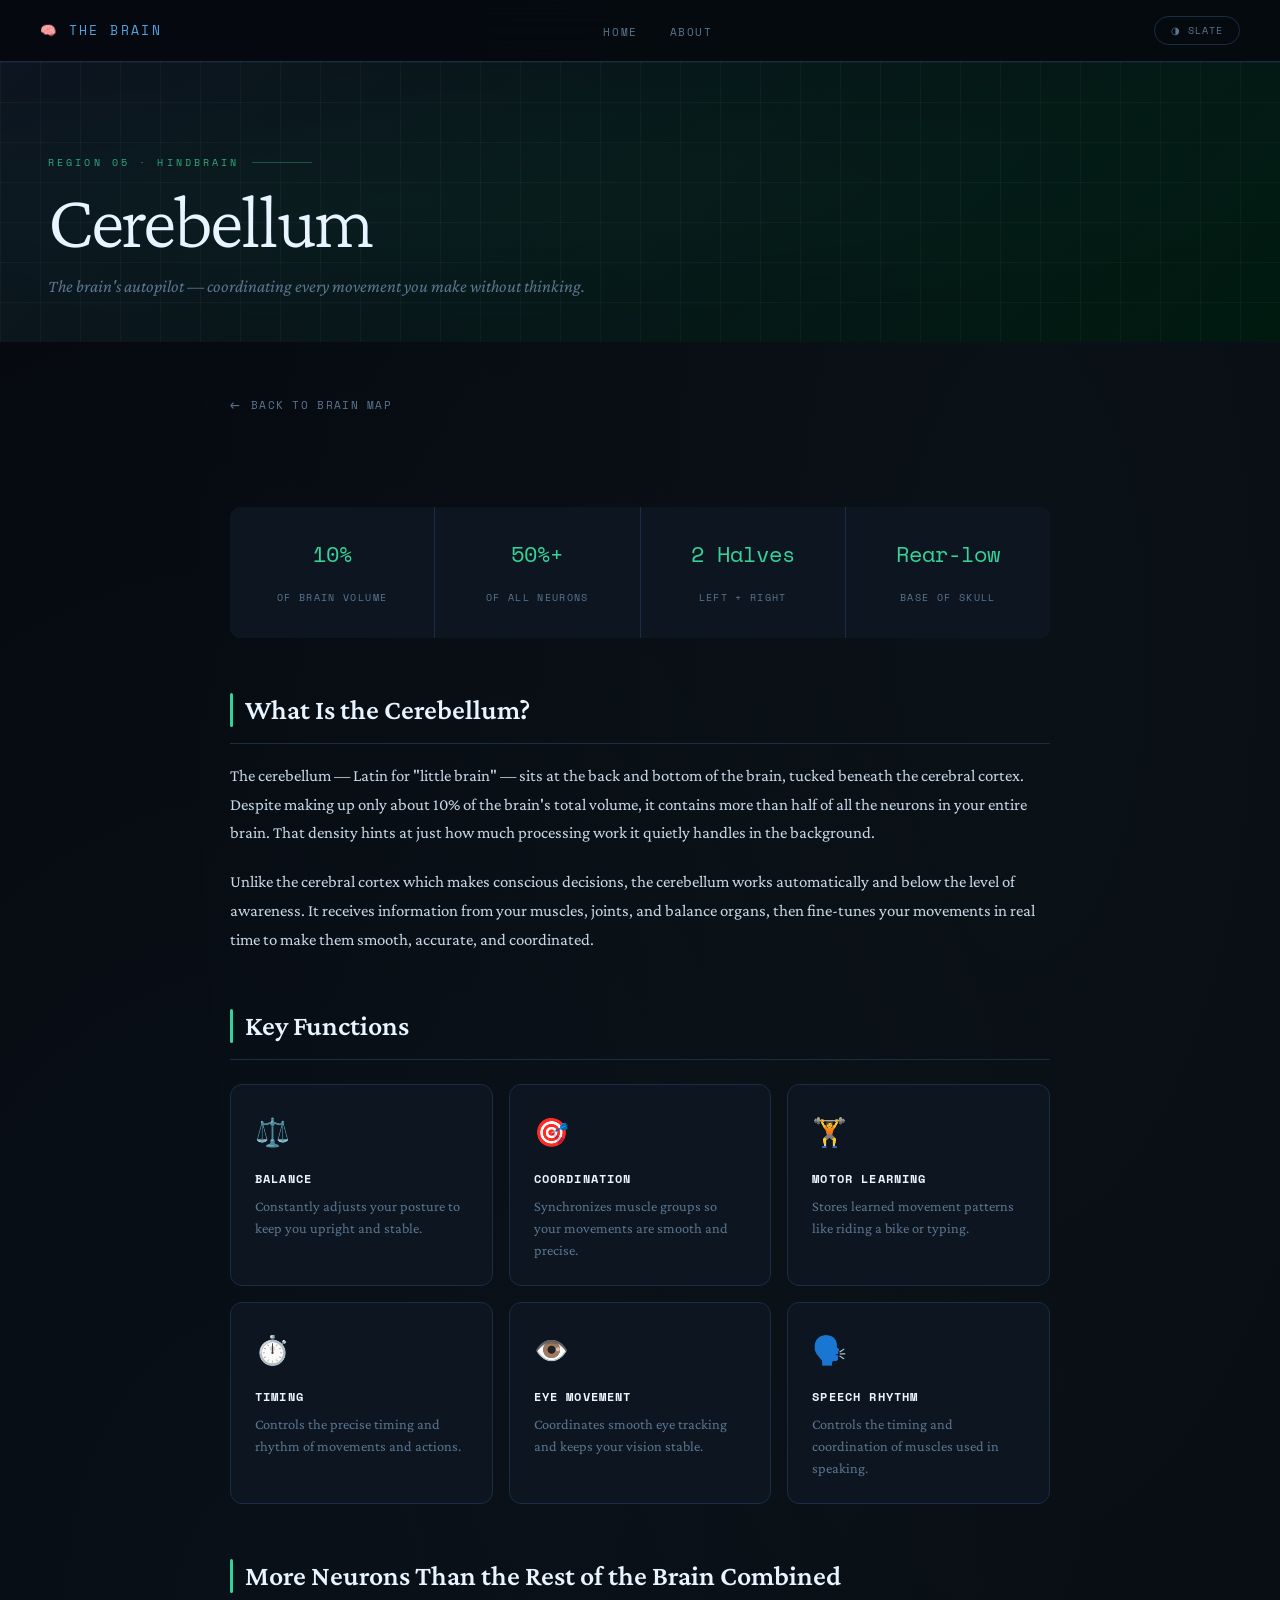
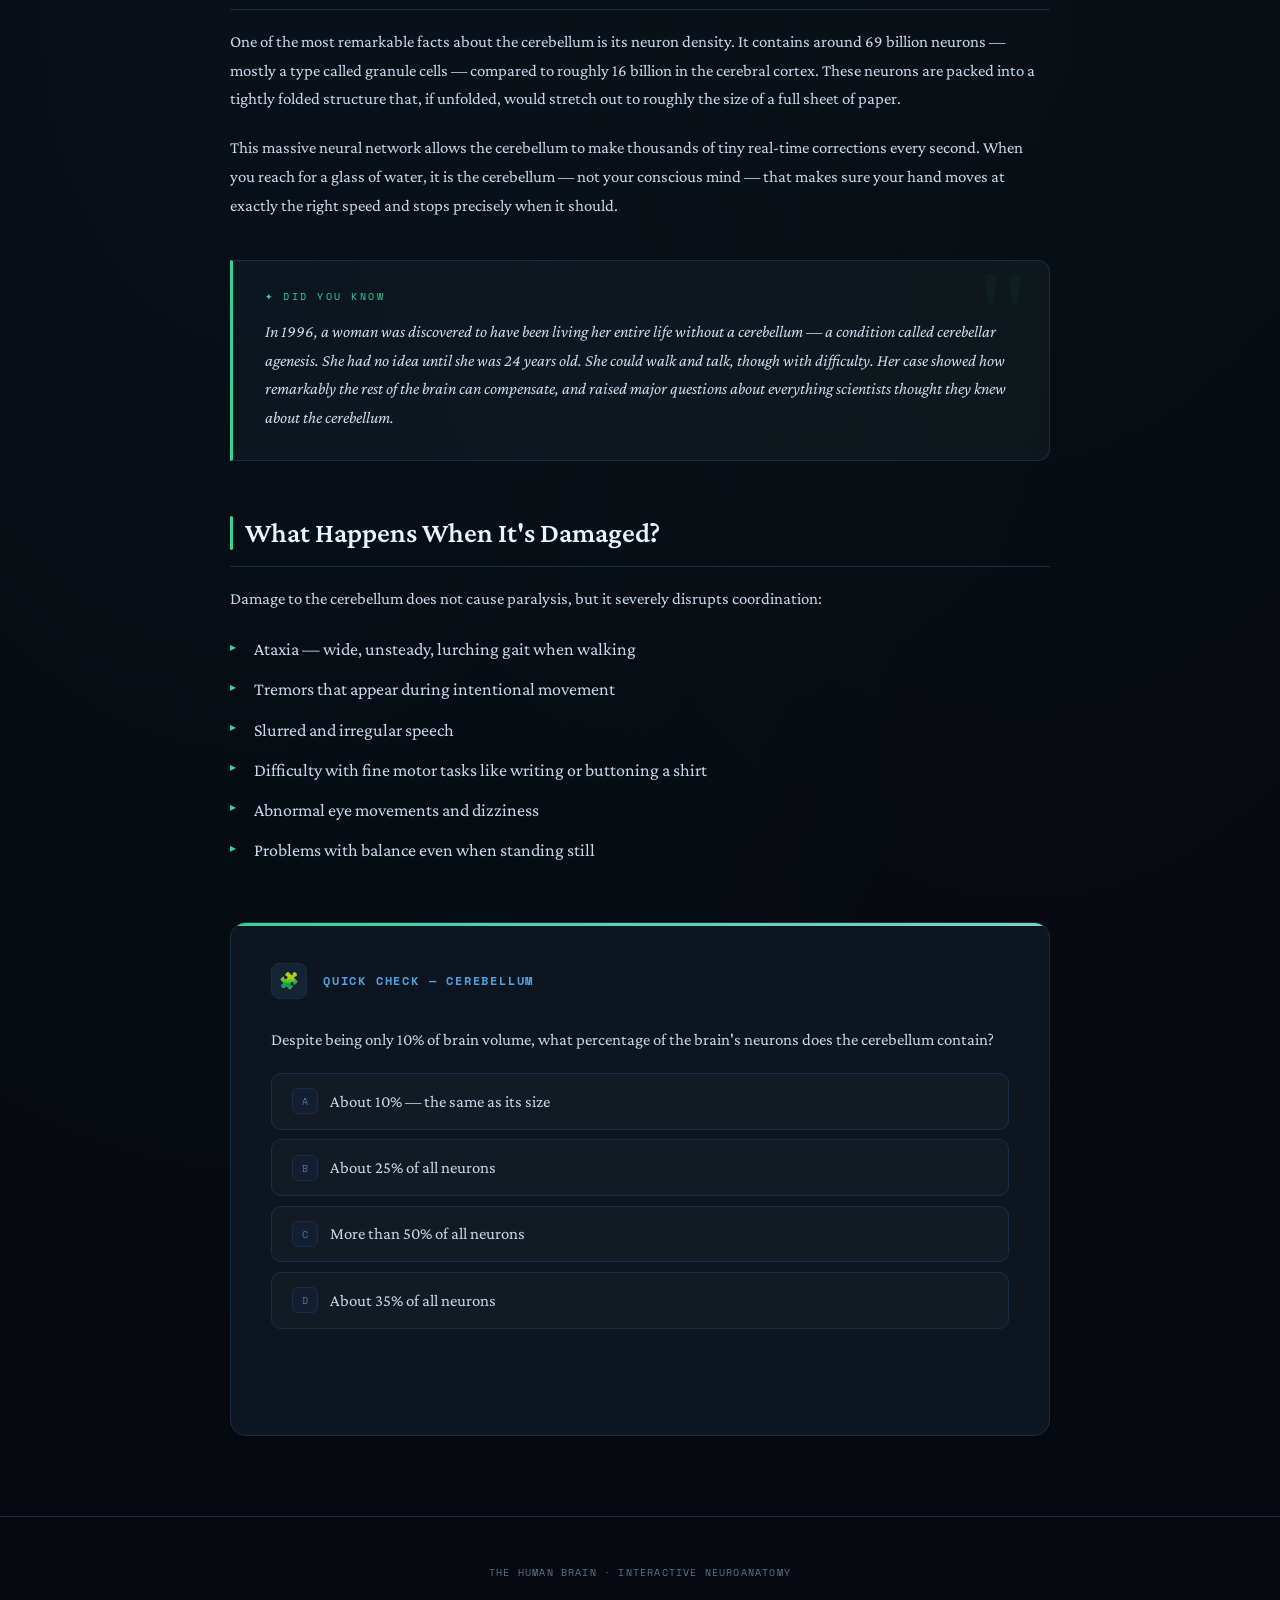
<file: pages/cerebellum.html>
<!DOCTYPE html>
<html lang="en">
<head>
  <meta charset="UTF-8" />
  <meta name="viewport" content="width=device-width, initial-scale=1.0" />
  <title>Cerebellum · The Human Brain</title>
  <link rel="stylesheet" href="../css/style.css" />
  <style>
    :root { --region-color: #34d399; }

    .region-banner {
      background: linear-gradient(135deg, #0d1520 0%, #001a10 100%);
    }

    .region-banner-bg {
      background: radial-gradient(ellipse at 30% 50%, rgba(52,211,153,0.25) 0%, transparent 70%),
                  radial-gradient(ellipse at 80% 20%, rgba(52,211,153,0.1) 0%, transparent 60%);
    }

    .stat-value { color: #34d399; }
  </style>
</head>
<body>

  <div id="progress-bar"></div>

  <!-- NAVIGATION -->
  <nav>
    <a href="../index.html" class="nav-logo">🧠 The Brain</a>
    <ul class="nav-links">
      <li><a href="../index.html">Home</a></li>
      <li><a href="about.html">About</a></li>
    </ul>
    <button class="theme-toggle" id="theme-btn" onclick="toggleTheme()">◑ Light</button>
  </nav>

  <div class="page">

    <!-- BANNER -->
    <div class="region-banner">
      <div class="region-banner-bg"></div>
      <div class="region-banner-grid"></div>
      <div class="region-banner-content">
        <div class="region-number" style="color:#34d399">Region 05 · Hindbrain</div>
        <h1>Cerebellum</h1>
        <p class="subtitle">The brain's autopilot — coordinating every movement you make without thinking.</p>
      </div>
    </div>

    <div class="content-page">

      <a href="../index.html" class="back-link">Back to Brain Map</a>

      <!-- STATS -->
      <div class="stats-row">
        <div class="stat">
          <span class="stat-value">10%</span>
          <span class="stat-label">of brain volume</span>
        </div>
        <div class="stat">
          <span class="stat-value">50%+</span>
          <span class="stat-label">of all neurons</span>
        </div>
        <div class="stat">
          <span class="stat-value">2 Halves</span>
          <span class="stat-label">left + right</span>
        </div>
        <div class="stat">
          <span class="stat-value">Rear-low</span>
          <span class="stat-label">base of skull</span>
        </div>
      </div>

      <!-- CONTENT -->
      <div class="content-body">

        <h2>What Is the Cerebellum?</h2>
        <p>
          The cerebellum — Latin for "little brain" — sits at the back and bottom of the
          brain, tucked beneath the cerebral cortex. Despite making up only about 10% of
          the brain's total volume, it contains more than half of all the neurons in your
          entire brain. That density hints at just how much processing work it quietly handles
          in the background.
        </p>
        <p>
          Unlike the cerebral cortex which makes conscious decisions, the cerebellum works
          automatically and below the level of awareness. It receives information from your
          muscles, joints, and balance organs, then fine-tunes your movements in real time
          to make them smooth, accurate, and coordinated.
        </p>

        <h2>Key Functions</h2>
        <div class="function-cards">
          <div class="func-card">
            <span class="func-icon">⚖️</span>
            <h3>Balance</h3>
            <p>Constantly adjusts your posture to keep you upright and stable.</p>
          </div>
          <div class="func-card">
            <span class="func-icon">🎯</span>
            <h3>Coordination</h3>
            <p>Synchronizes muscle groups so your movements are smooth and precise.</p>
          </div>
          <div class="func-card">
            <span class="func-icon">🏋️</span>
            <h3>Motor Learning</h3>
            <p>Stores learned movement patterns like riding a bike or typing.</p>
          </div>
          <div class="func-card">
            <span class="func-icon">⏱️</span>
            <h3>Timing</h3>
            <p>Controls the precise timing and rhythm of movements and actions.</p>
          </div>
          <div class="func-card">
            <span class="func-icon">👁️</span>
            <h3>Eye Movement</h3>
            <p>Coordinates smooth eye tracking and keeps your vision stable.</p>
          </div>
          <div class="func-card">
            <span class="func-icon">🗣️</span>
            <h3>Speech Rhythm</h3>
            <p>Controls the timing and coordination of muscles used in speaking.</p>
          </div>
        </div>

        <h2>More Neurons Than the Rest of the Brain Combined</h2>
        <p>
          One of the most remarkable facts about the cerebellum is its neuron density. It
          contains around 69 billion neurons — mostly a type called granule cells — compared
          to roughly 16 billion in the cerebral cortex. These neurons are packed into a
          tightly folded structure that, if unfolded, would stretch out to roughly the size
          of a full sheet of paper.
        </p>
        <p>
          This massive neural network allows the cerebellum to make thousands of tiny
          real-time corrections every second. When you reach for a glass of water, it is
          the cerebellum — not your conscious mind — that makes sure your hand moves at
          exactly the right speed and stops precisely when it should.
        </p>

        <div class="did-you-know">
          <span class="label">Did You Know</span>
          <p>
            In 1996, a woman was discovered to have been living her entire life without a
            cerebellum — a condition called cerebellar agenesis. She had no idea until she
            was 24 years old. She could walk and talk, though with difficulty. Her case
            showed how remarkably the rest of the brain can compensate, and raised major
            questions about everything scientists thought they knew about the cerebellum.
          </p>
        </div>

        <h2>What Happens When It's Damaged?</h2>
        <p>Damage to the cerebellum does not cause paralysis, but it severely disrupts coordination:</p>
        <ul>
          <li>Ataxia — wide, unsteady, lurching gait when walking</li>
          <li>Tremors that appear during intentional movement</li>
          <li>Slurred and irregular speech</li>
          <li>Difficulty with fine motor tasks like writing or buttoning a shirt</li>
          <li>Abnormal eye movements and dizziness</li>
          <li>Problems with balance even when standing still</li>
        </ul>

        <!-- QUIZ -->
        <div class="quiz-widget">
          <div class="quiz-header">
            <div class="quiz-icon">🧩</div>
            <h3>Quick Check — Cerebellum</h3>
          </div>
          <p class="quiz-question">Despite being only 10% of brain volume, what percentage of the brain's neurons does the cerebellum contain?</p>
          <div class="quiz-options">
            <button class="quiz-option" data-correct="false" data-letter="A">About 10% — the same as its size</button>
            <button class="quiz-option" data-correct="false" data-letter="B">About 25% of all neurons</button>
            <button class="quiz-option" data-correct="true"  data-letter="C">More than 50% of all neurons</button>
            <button class="quiz-option" data-correct="false" data-letter="D">About 35% of all neurons</button>
          </div>
          <p class="quiz-feedback" id="quiz-feedback"></p>
        </div>

      </div>
    </div>

    <footer>
      <p>The Human Brain · Interactive Neuroanatomy</p>
    </footer>
  </div>

  <script src="../js/main.js"></script>
  <script>
    window.addEventListener('scroll', () => {
      const bar = document.getElementById('progress-bar');
      const scrolled = (window.scrollY / (document.body.scrollHeight - window.innerHeight)) * 100;
      bar.style.width = scrolled + '%';
    });
  </script>
</body>
</html>
</file>
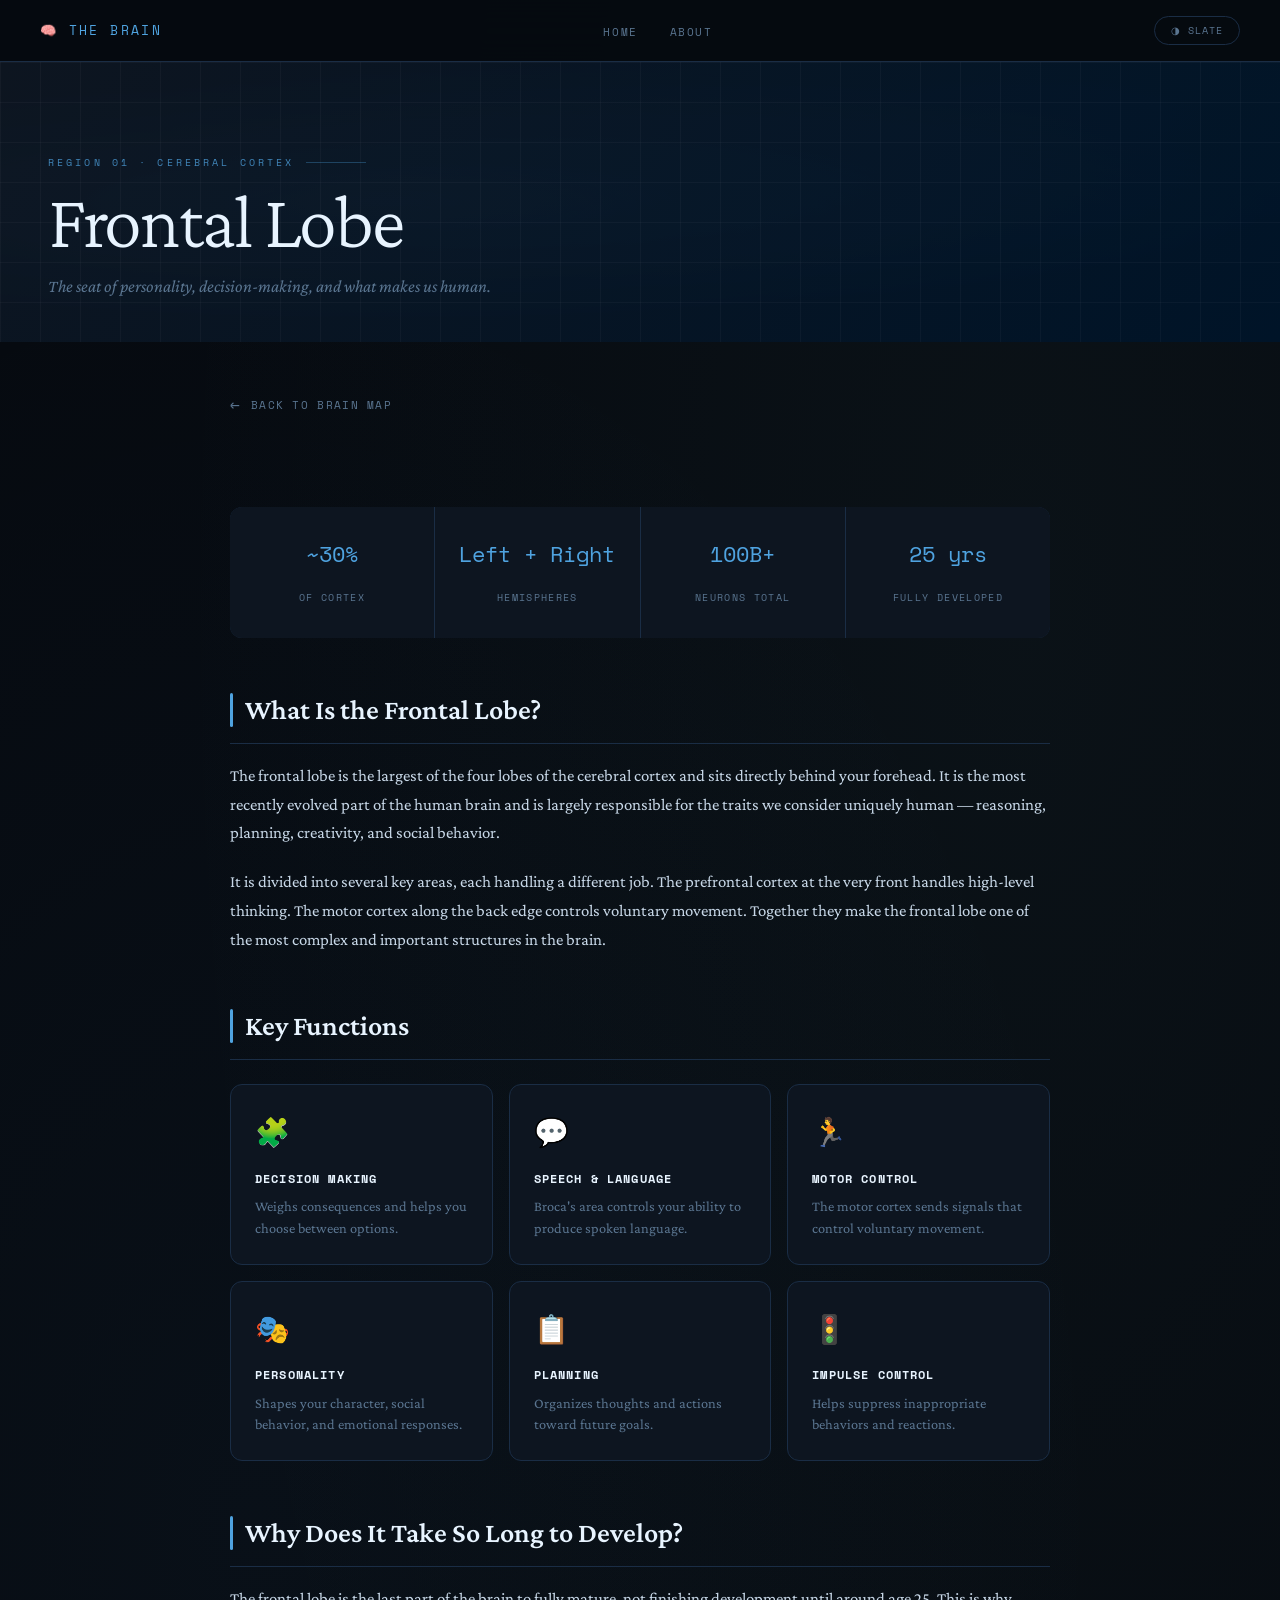
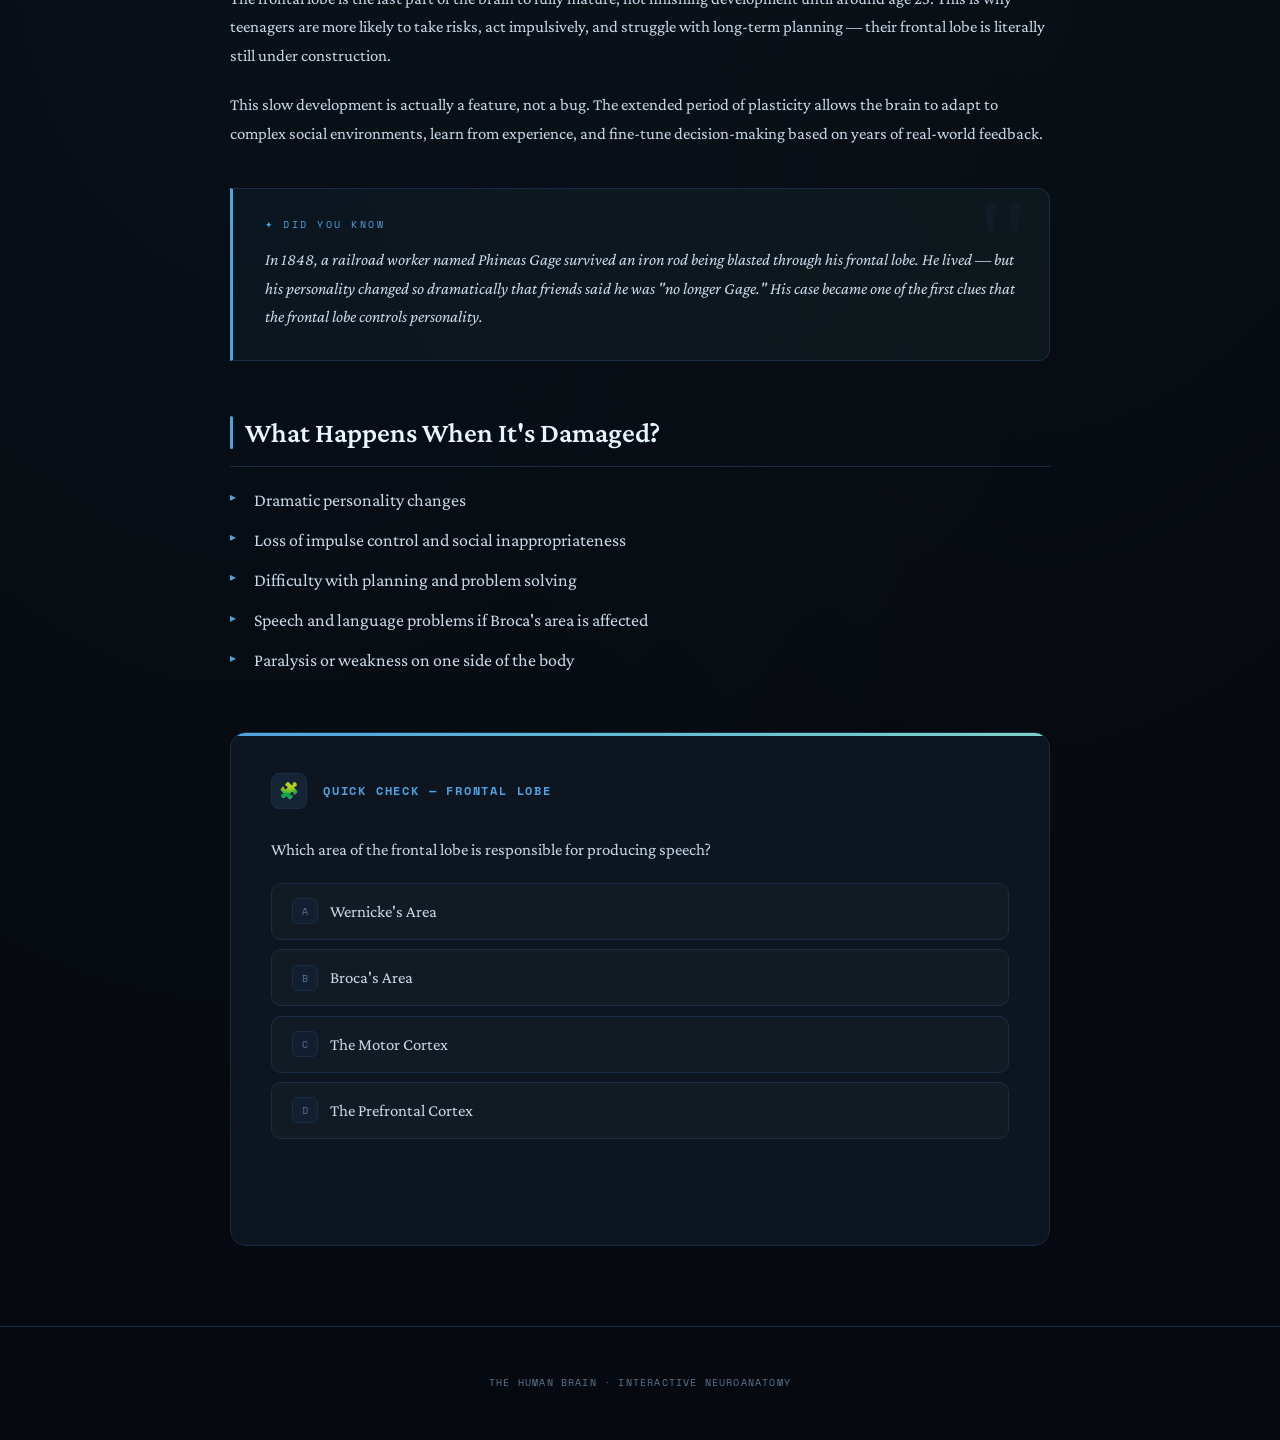
<file: pages/frontal-lobe.html>
<!DOCTYPE html>
<html lang="en">
<head>
  <meta charset="UTF-8" />
  <meta name="viewport" content="width=device-width, initial-scale=1.0" />
  <title>Frontal Lobe · The Human Brain</title>
  <link rel="stylesheet" href="../css/style.css" />
  <style>
    :root { --region-color: #4fa3e0; }
    .region-banner { background: linear-gradient(135deg, #0d1520 0%, #001428 100%); }
    .region-banner-bg {
      background: radial-gradient(ellipse at 30% 50%, rgba(79,163,224,0.25) 0%, transparent 70%),
                  radial-gradient(ellipse at 80% 20%, rgba(79,163,224,0.1) 0%, transparent 60%);
    }
    .stat-value { color: #4fa3e0; }
  </style>
</head>
<body>

  <div id="progress-bar"></div>

  <nav>
    <a href="../index.html" class="nav-logo">🧠 The Brain</a>
    <ul class="nav-links">
      <li><a href="../index.html">Home</a></li>
      <li><a href="about.html">About</a></li>
    </ul>
    <button class="theme-toggle" id="theme-btn" onclick="toggleTheme()">◑ Slate</button>
  </nav>

  <div class="page">

    <div class="region-banner">
      <div class="region-banner-bg"></div>
      <div class="region-banner-grid"></div>
      <div class="region-banner-content">
        <div class="region-number" style="color:#4fa3e0">Region 01 · Cerebral Cortex</div>
        <h1>Frontal Lobe</h1>
        <p class="subtitle">The seat of personality, decision-making, and what makes us human.</p>
      </div>
    </div>

    <div class="content-page">
      <a href="../index.html" class="back-link">Back to Brain Map</a>

      <div class="stats-row">
        <div class="stat"><span class="stat-value">~30%</span><span class="stat-label">of cortex</span></div>
        <div class="stat"><span class="stat-value">Left + Right</span><span class="stat-label">hemispheres</span></div>
        <div class="stat"><span class="stat-value">100B+</span><span class="stat-label">neurons total</span></div>
        <div class="stat"><span class="stat-value">25 yrs</span><span class="stat-label">fully developed</span></div>
      </div>

      <div class="content-body">

        <h2>What Is the Frontal Lobe?</h2>
        <p>The frontal lobe is the largest of the four lobes of the cerebral cortex and sits directly behind your forehead. It is the most recently evolved part of the human brain and is largely responsible for the traits we consider uniquely human — reasoning, planning, creativity, and social behavior.</p>
        <p>It is divided into several key areas, each handling a different job. The prefrontal cortex at the very front handles high-level thinking. The motor cortex along the back edge controls voluntary movement. Together they make the frontal lobe one of the most complex and important structures in the brain.</p>

        <h2>Key Functions</h2>
        <div class="function-cards">
          <div class="func-card">
            <span class="func-icon">🧩</span>
            <h3>Decision Making</h3>
            <p>Weighs consequences and helps you choose between options.</p>
          </div>
          <div class="func-card">
            <span class="func-icon">💬</span>
            <h3>Speech & Language</h3>
            <p>Broca's area controls your ability to produce spoken language.</p>
          </div>
          <div class="func-card">
            <span class="func-icon">🏃</span>
            <h3>Motor Control</h3>
            <p>The motor cortex sends signals that control voluntary movement.</p>
          </div>
          <div class="func-card">
            <span class="func-icon">🎭</span>
            <h3>Personality</h3>
            <p>Shapes your character, social behavior, and emotional responses.</p>
          </div>
          <div class="func-card">
            <span class="func-icon">📋</span>
            <h3>Planning</h3>
            <p>Organizes thoughts and actions toward future goals.</p>
          </div>
          <div class="func-card">
            <span class="func-icon">🚦</span>
            <h3>Impulse Control</h3>
            <p>Helps suppress inappropriate behaviors and reactions.</p>
          </div>
        </div>

        <h2>Why Does It Take So Long to Develop?</h2>
        <p>The frontal lobe is the last part of the brain to fully mature, not finishing development until around age 25. This is why teenagers are more likely to take risks, act impulsively, and struggle with long-term planning — their frontal lobe is literally still under construction.</p>
        <p>This slow development is actually a feature, not a bug. The extended period of plasticity allows the brain to adapt to complex social environments, learn from experience, and fine-tune decision-making based on years of real-world feedback.</p>

        <div class="did-you-know">
          <span class="label">Did You Know</span>
          <p>In 1848, a railroad worker named Phineas Gage survived an iron rod being blasted through his frontal lobe. He lived — but his personality changed so dramatically that friends said he was "no longer Gage." His case became one of the first clues that the frontal lobe controls personality.</p>
        </div>

        <h2>What Happens When It's Damaged?</h2>
        <ul>
          <li>Dramatic personality changes</li>
          <li>Loss of impulse control and social inappropriateness</li>
          <li>Difficulty with planning and problem solving</li>
          <li>Speech and language problems if Broca's area is affected</li>
          <li>Paralysis or weakness on one side of the body</li>
        </ul>

        <div class="quiz-widget">
          <div class="quiz-header">
            <div class="quiz-icon">🧩</div>
            <h3>Quick Check — Frontal Lobe</h3>
          </div>
          <p class="quiz-question">Which area of the frontal lobe is responsible for producing speech?</p>
          <div class="quiz-options">
            <button class="quiz-option" data-correct="false" data-letter="A">Wernicke's Area</button>
            <button class="quiz-option" data-correct="true"  data-letter="B">Broca's Area</button>
            <button class="quiz-option" data-correct="false" data-letter="C">The Motor Cortex</button>
            <button class="quiz-option" data-correct="false" data-letter="D">The Prefrontal Cortex</button>
          </div>
          <p class="quiz-feedback" id="quiz-feedback"></p>
        </div>

      </div>
    </div>

    <footer><p>The Human Brain · Interactive Neuroanatomy</p></footer>
  </div>

  <script src="../js/main.js"></script>
  <script>
    window.addEventListener('scroll', () => {
      const bar = document.getElementById('progress-bar');
      const scrolled = (window.scrollY / (document.body.scrollHeight - window.innerHeight)) * 100;
      bar.style.width = scrolled + '%';
    });
  </script>
</body>
</html>
</file>
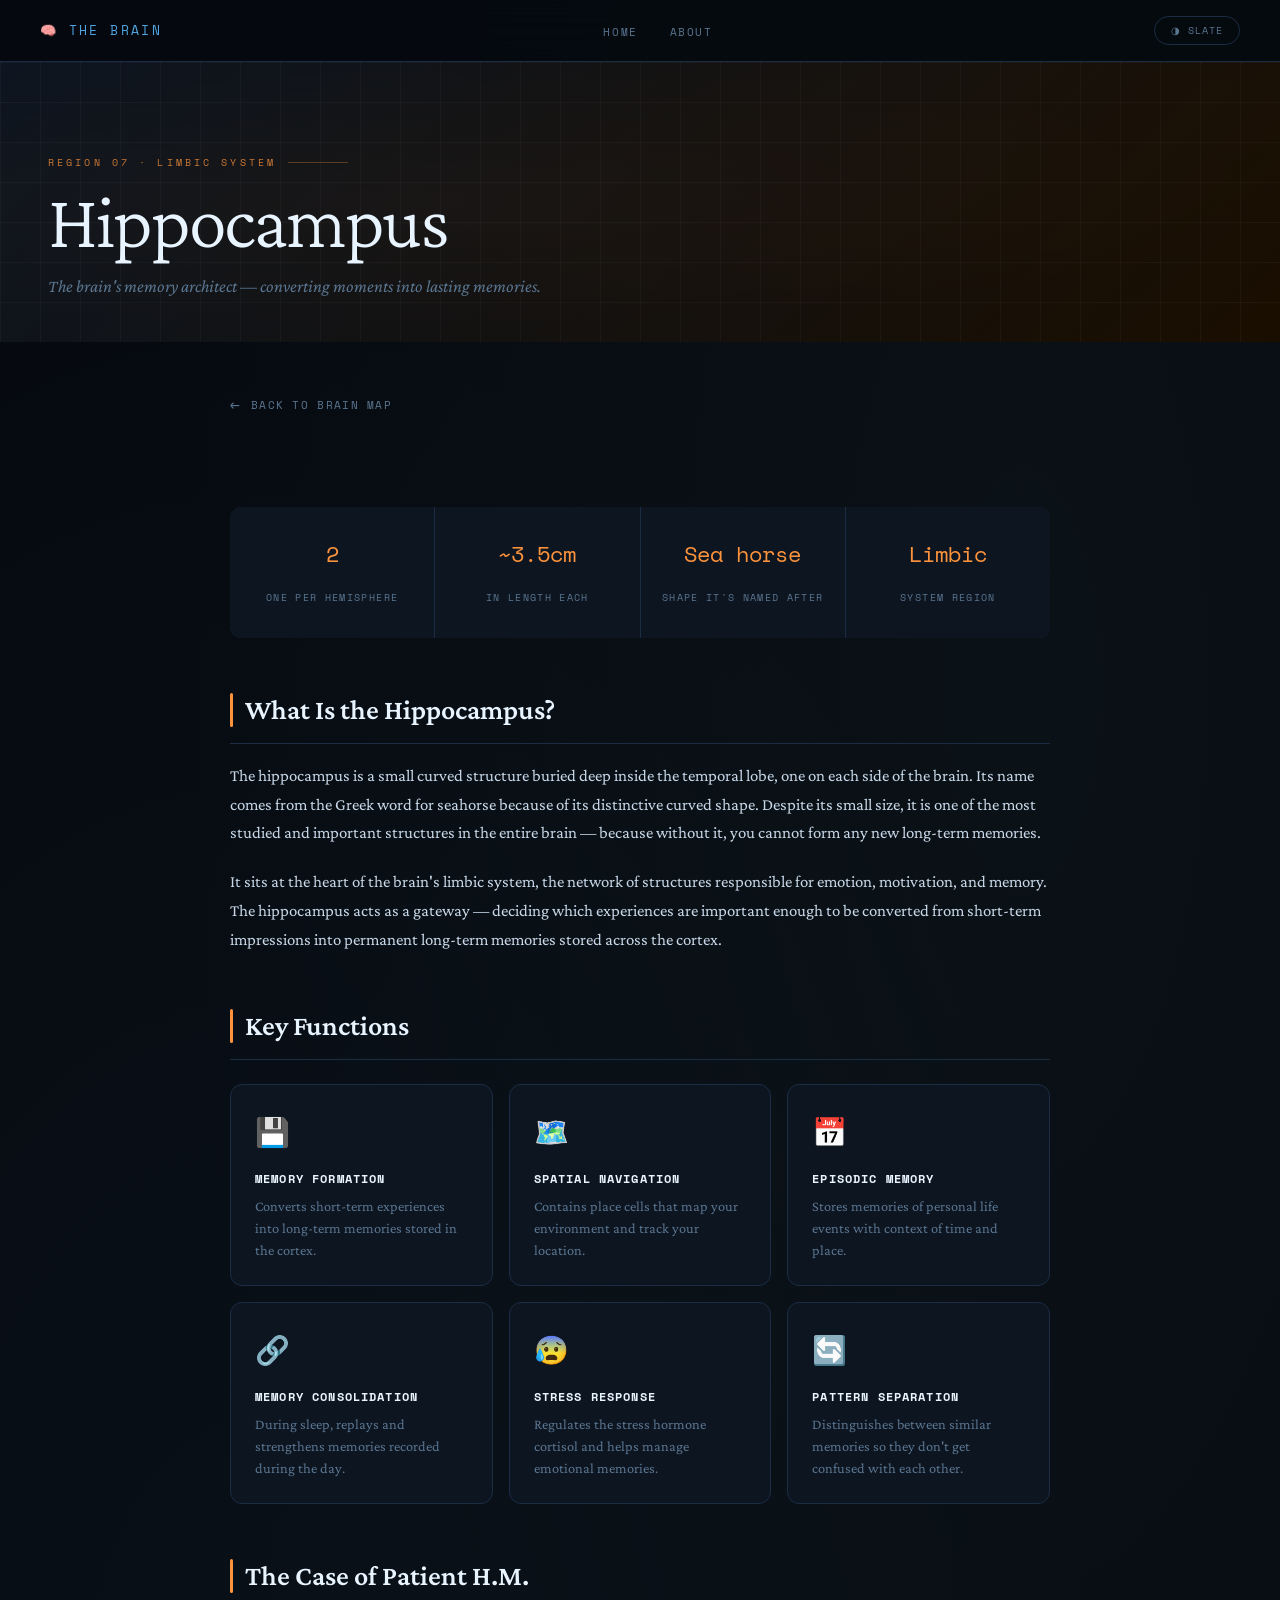
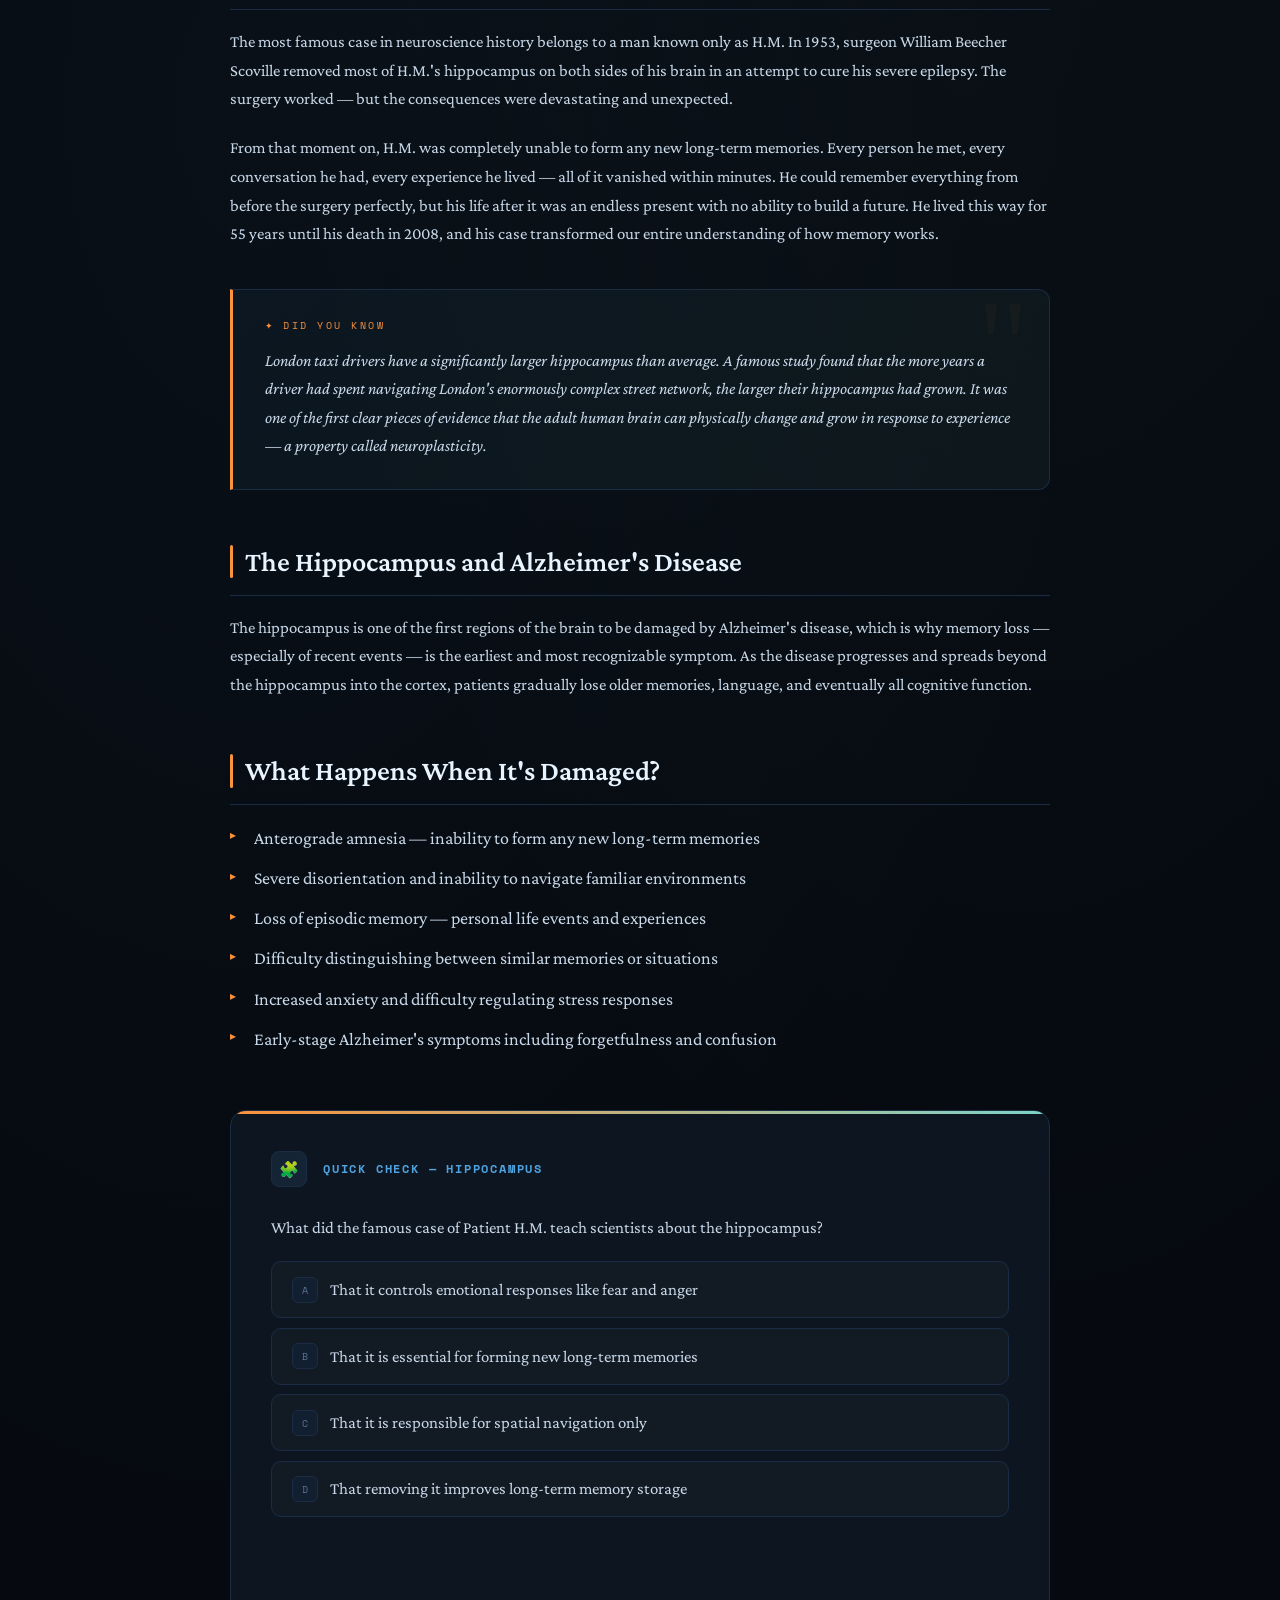
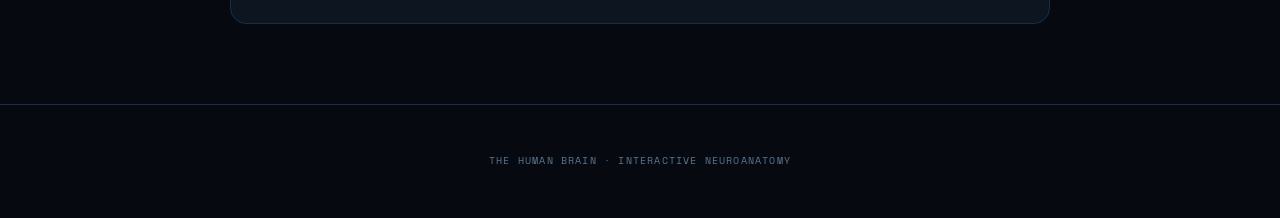
<file: pages/hippocampus.html>
<!DOCTYPE html>
<html lang="en">
<head>
  <meta charset="UTF-8" />
  <meta name="viewport" content="width=device-width, initial-scale=1.0" />
  <title>Hippocampus · The Human Brain</title>
  <link rel="stylesheet" href="../css/style.css" />
  <style>
    :root { --region-color: #fb923c; }

    .region-banner {
      background: linear-gradient(135deg, #0d1520 0%, #1a0e00 100%);
    }

    .region-banner-bg {
      background: radial-gradient(ellipse at 30% 50%, rgba(251,146,60,0.25) 0%, transparent 70%),
                  radial-gradient(ellipse at 80% 20%, rgba(251,146,60,0.1) 0%, transparent 60%);
    }

    .stat-value { color: #fb923c; }
  </style>
</head>
<body>

  <div id="progress-bar"></div>

  <!-- NAVIGATION -->
  <nav>
    <a href="../index.html" class="nav-logo">🧠 The Brain</a>
    <ul class="nav-links">
      <li><a href="../index.html">Home</a></li>
      <li><a href="about.html">About</a></li>
    </ul>
    <button class="theme-toggle" id="theme-btn" onclick="toggleTheme()">◑ Light</button>
  </nav>

  <div class="page">

    <!-- BANNER -->
    <div class="region-banner">
      <div class="region-banner-bg"></div>
      <div class="region-banner-grid"></div>
      <div class="region-banner-content">
        <div class="region-number" style="color:#fb923c">Region 07 · Limbic System</div>
        <h1>Hippocampus</h1>
        <p class="subtitle">The brain's memory architect — converting moments into lasting memories.</p>
      </div>
    </div>

    <div class="content-page">

      <a href="../index.html" class="back-link">Back to Brain Map</a>

      <!-- STATS -->
      <div class="stats-row">
        <div class="stat">
          <span class="stat-value">2</span>
          <span class="stat-label">one per hemisphere</span>
        </div>
        <div class="stat">
          <span class="stat-value">~3.5cm</span>
          <span class="stat-label">in length each</span>
        </div>
        <div class="stat">
          <span class="stat-value">Sea horse</span>
          <span class="stat-label">shape it's named after</span>
        </div>
        <div class="stat">
          <span class="stat-value">Limbic</span>
          <span class="stat-label">system region</span>
        </div>
      </div>

      <!-- CONTENT -->
      <div class="content-body">

        <h2>What Is the Hippocampus?</h2>
        <p>
          The hippocampus is a small curved structure buried deep inside the temporal lobe,
          one on each side of the brain. Its name comes from the Greek word for seahorse
          because of its distinctive curved shape. Despite its small size, it is one of the
          most studied and important structures in the entire brain — because without it,
          you cannot form any new long-term memories.
        </p>
        <p>
          It sits at the heart of the brain's limbic system, the network of structures
          responsible for emotion, motivation, and memory. The hippocampus acts as a
          gateway — deciding which experiences are important enough to be converted from
          short-term impressions into permanent long-term memories stored across the cortex.
        </p>

        <h2>Key Functions</h2>
        <div class="function-cards">
          <div class="func-card">
            <span class="func-icon">💾</span>
            <h3>Memory Formation</h3>
            <p>Converts short-term experiences into long-term memories stored in the cortex.</p>
          </div>
          <div class="func-card">
            <span class="func-icon">🗺️</span>
            <h3>Spatial Navigation</h3>
            <p>Contains place cells that map your environment and track your location.</p>
          </div>
          <div class="func-card">
            <span class="func-icon">📅</span>
            <h3>Episodic Memory</h3>
            <p>Stores memories of personal life events with context of time and place.</p>
          </div>
          <div class="func-card">
            <span class="func-icon">🔗</span>
            <h3>Memory Consolidation</h3>
            <p>During sleep, replays and strengthens memories recorded during the day.</p>
          </div>
          <div class="func-card">
            <span class="func-icon">😰</span>
            <h3>Stress Response</h3>
            <p>Regulates the stress hormone cortisol and helps manage emotional memories.</p>
          </div>
          <div class="func-card">
            <span class="func-icon">🔄</span>
            <h3>Pattern Separation</h3>
            <p>Distinguishes between similar memories so they don't get confused with each other.</p>
          </div>
        </div>

        <h2>The Case of Patient H.M.</h2>
        <p>
          The most famous case in neuroscience history belongs to a man known only as H.M.
          In 1953, surgeon William Beecher Scoville removed most of H.M.'s hippocampus on
          both sides of his brain in an attempt to cure his severe epilepsy. The surgery
          worked — but the consequences were devastating and unexpected.
        </p>
        <p>
          From that moment on, H.M. was completely unable to form any new long-term memories.
          Every person he met, every conversation he had, every experience he lived — all of
          it vanished within minutes. He could remember everything from before the surgery
          perfectly, but his life after it was an endless present with no ability to build
          a future. He lived this way for 55 years until his death in 2008, and his case
          transformed our entire understanding of how memory works.
        </p>

        <div class="did-you-know">
          <span class="label">Did You Know</span>
          <p>
            London taxi drivers have a significantly larger hippocampus than average. A famous
            study found that the more years a driver had spent navigating London's enormously
            complex street network, the larger their hippocampus had grown. It was one of the
            first clear pieces of evidence that the adult human brain can physically change
            and grow in response to experience — a property called neuroplasticity.
          </p>
        </div>

        <h2>The Hippocampus and Alzheimer's Disease</h2>
        <p>
          The hippocampus is one of the first regions of the brain to be damaged by
          Alzheimer's disease, which is why memory loss — especially of recent events — is
          the earliest and most recognizable symptom. As the disease progresses and spreads
          beyond the hippocampus into the cortex, patients gradually lose older memories,
          language, and eventually all cognitive function.
        </p>

        <h2>What Happens When It's Damaged?</h2>
        <ul>
          <li>Anterograde amnesia — inability to form any new long-term memories</li>
          <li>Severe disorientation and inability to navigate familiar environments</li>
          <li>Loss of episodic memory — personal life events and experiences</li>
          <li>Difficulty distinguishing between similar memories or situations</li>
          <li>Increased anxiety and difficulty regulating stress responses</li>
          <li>Early-stage Alzheimer's symptoms including forgetfulness and confusion</li>
        </ul>

        <!-- QUIZ -->
        <div class="quiz-widget">
          <div class="quiz-header">
            <div class="quiz-icon">🧩</div>
            <h3>Quick Check — Hippocampus</h3>
          </div>
          <p class="quiz-question">What did the famous case of Patient H.M. teach scientists about the hippocampus?</p>
          <div class="quiz-options">
            <button class="quiz-option" data-correct="false" data-letter="A">That it controls emotional responses like fear and anger</button>
            <button class="quiz-option" data-correct="true"  data-letter="B">That it is essential for forming new long-term memories</button>
            <button class="quiz-option" data-correct="false" data-letter="C">That it is responsible for spatial navigation only</button>
            <button class="quiz-option" data-correct="false" data-letter="D">That removing it improves long-term memory storage</button>
          </div>
          <p class="quiz-feedback" id="quiz-feedback"></p>
        </div>

      </div>
    </div>

    <footer>
      <p>The Human Brain · Interactive Neuroanatomy</p>
    </footer>
  </div>

  <script src="../js/main.js"></script>
  <script>
    window.addEventListener('scroll', () => {
      const bar = document.getElementById('progress-bar');
      const scrolled = (window.scrollY / (document.body.scrollHeight - window.innerHeight)) * 100;
      bar.style.width = scrolled + '%';
    });
  </script>
</body>
</html>
</file>
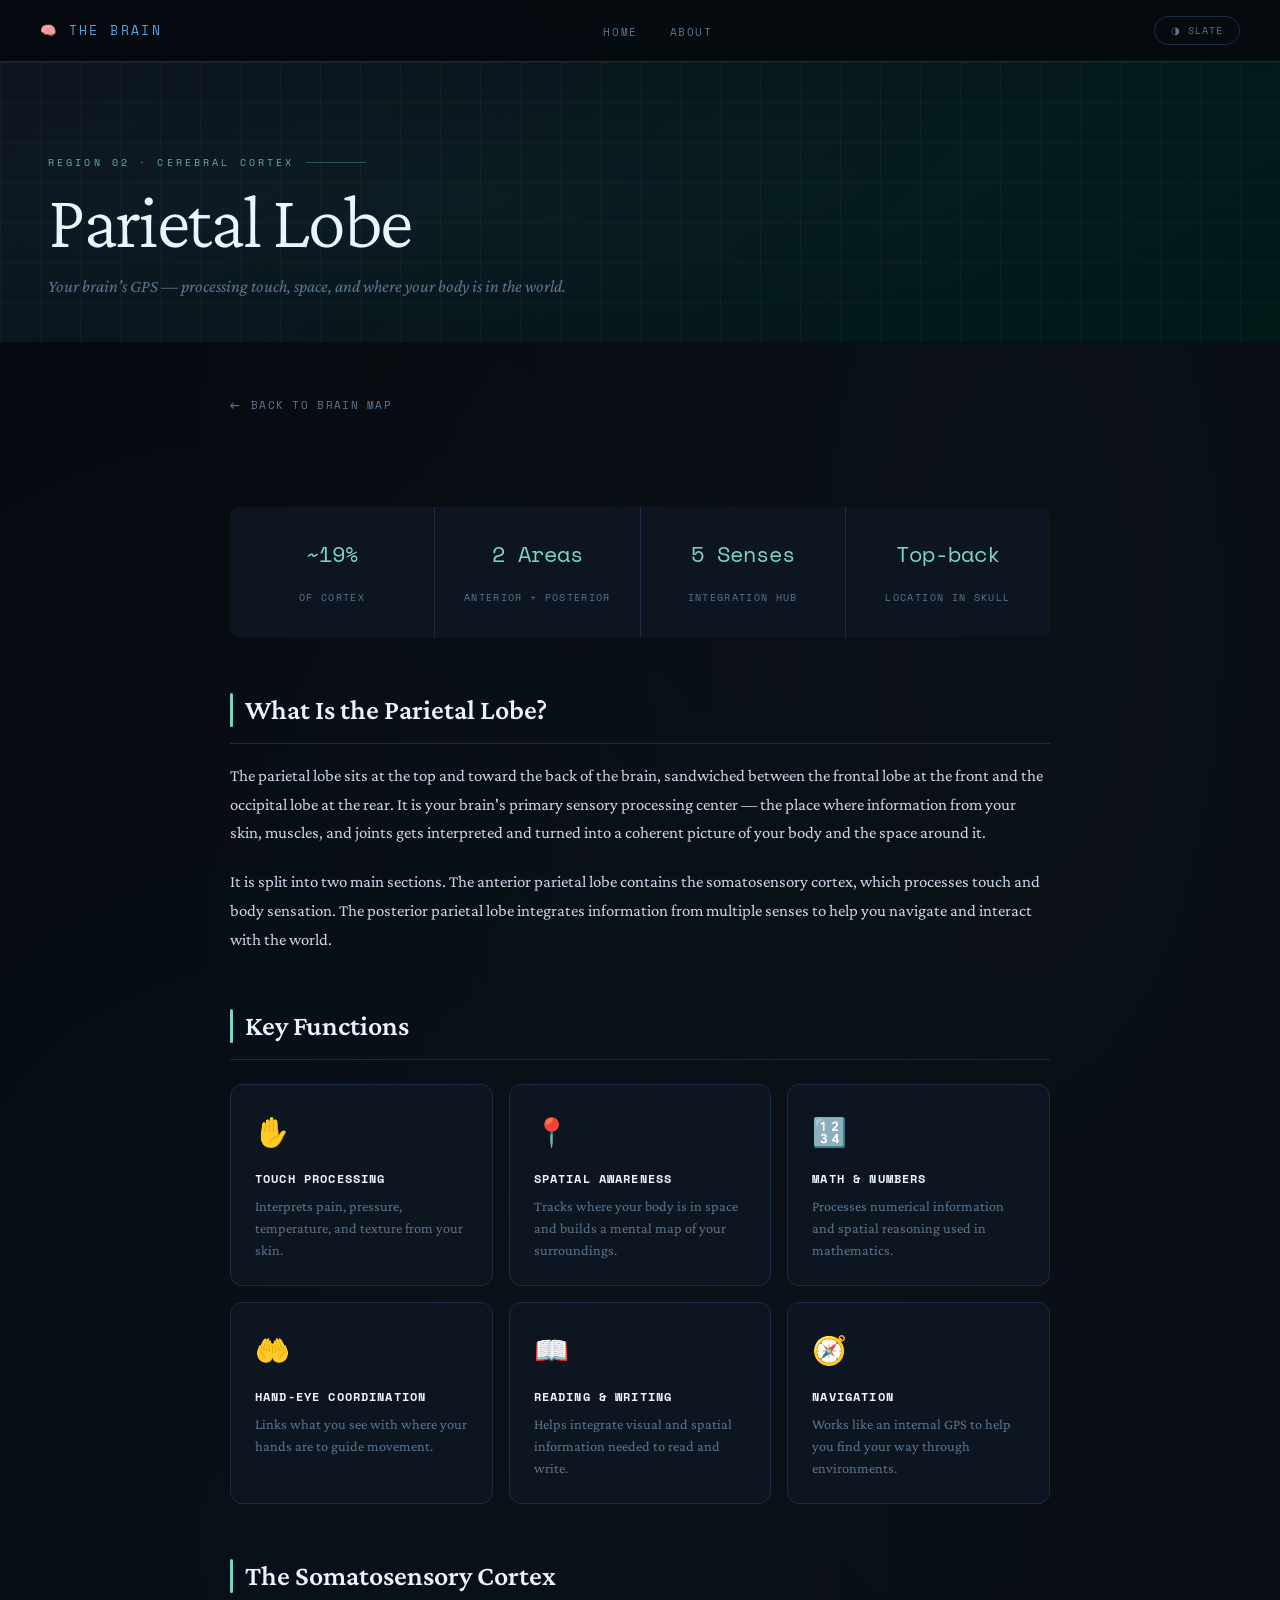
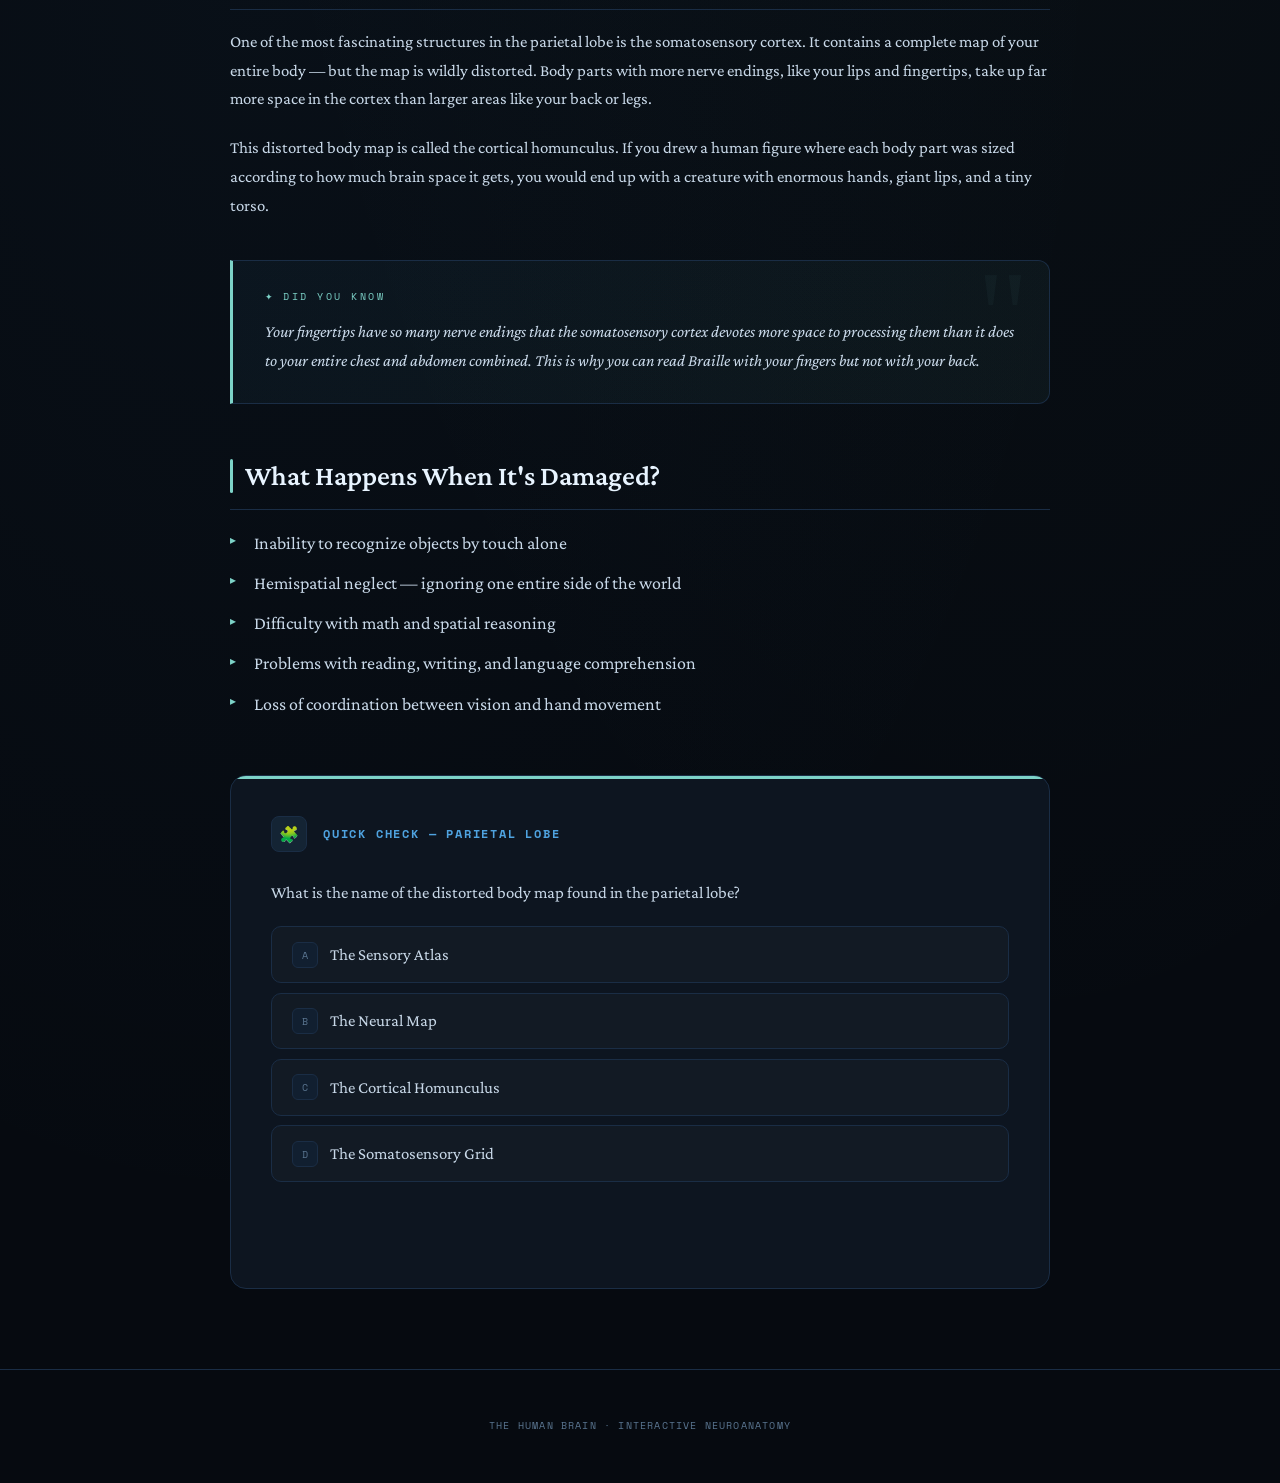
<file: pages/occipital-lobe.html>
<!DOCTYPE html>
<html lang="en">
<head>
  <meta charset="UTF-8" />
  <meta name="viewport" content="width=device-width, initial-scale=1.0" />
  <title>Parietal Lobe · The Human Brain</title>
  <link rel="stylesheet" href="../css/style.css" />
  <style>
    :root { --region-color: #7dd3c8; }
    .region-banner { background: linear-gradient(135deg, #0d1520 0%, #001a18 100%); }
    .region-banner-bg {
      background: radial-gradient(ellipse at 30% 50%, rgba(125,211,200,0.25) 0%, transparent 70%),
                  radial-gradient(ellipse at 80% 20%, rgba(125,211,200,0.1) 0%, transparent 60%);
    }
    .stat-value { color: #7dd3c8; }
  </style>
</head>
<body>

  <div id="progress-bar"></div>

  <nav>
    <a href="../index.html" class="nav-logo">🧠 The Brain</a>
    <ul class="nav-links">
      <li><a href="../index.html">Home</a></li>
      <li><a href="about.html">About</a></li>
    </ul>
    <button class="theme-toggle" id="theme-btn" onclick="toggleTheme()">◑ Light</button>
  </nav>

  <div class="page">

    <div class="region-banner">
      <div class="region-banner-bg"></div>
      <div class="region-banner-grid"></div>
      <div class="region-banner-content">
        <div class="region-number" style="color:#7dd3c8">Region 02 · Cerebral Cortex</div>
        <h1>Parietal Lobe</h1>
        <p class="subtitle">Your brain's GPS — processing touch, space, and where your body is in the world.</p>
      </div>
    </div>

    <div class="content-page">
      <a href="../index.html" class="back-link">Back to Brain Map</a>

      <div class="stats-row">
        <div class="stat"><span class="stat-value">~19%</span><span class="stat-label">of cortex</span></div>
        <div class="stat"><span class="stat-value">2 Areas</span><span class="stat-label">anterior + posterior</span></div>
        <div class="stat"><span class="stat-value">5 Senses</span><span class="stat-label">integration hub</span></div>
        <div class="stat"><span class="stat-value">Top-back</span><span class="stat-label">location in skull</span></div>
      </div>

      <div class="content-body">

        <h2>What Is the Parietal Lobe?</h2>
        <p>The parietal lobe sits at the top and toward the back of the brain, sandwiched between the frontal lobe at the front and the occipital lobe at the rear. It is your brain's primary sensory processing center — the place where information from your skin, muscles, and joints gets interpreted and turned into a coherent picture of your body and the space around it.</p>
        <p>It is split into two main sections. The anterior parietal lobe contains the somatosensory cortex, which processes touch and body sensation. The posterior parietal lobe integrates information from multiple senses to help you navigate and interact with the world.</p>

        <h2>Key Functions</h2>
        <div class="function-cards">
          <div class="func-card"><span class="func-icon">✋</span><h3>Touch Processing</h3><p>Interprets pain, pressure, temperature, and texture from your skin.</p></div>
          <div class="func-card"><span class="func-icon">📍</span><h3>Spatial Awareness</h3><p>Tracks where your body is in space and builds a mental map of your surroundings.</p></div>
          <div class="func-card"><span class="func-icon">🔢</span><h3>Math & Numbers</h3><p>Processes numerical information and spatial reasoning used in mathematics.</p></div>
          <div class="func-card"><span class="func-icon">🤲</span><h3>Hand-Eye Coordination</h3><p>Links what you see with where your hands are to guide movement.</p></div>
          <div class="func-card"><span class="func-icon">📖</span><h3>Reading & Writing</h3><p>Helps integrate visual and spatial information needed to read and write.</p></div>
          <div class="func-card"><span class="func-icon">🧭</span><h3>Navigation</h3><p>Works like an internal GPS to help you find your way through environments.</p></div>
        </div>

        <h2>The Somatosensory Cortex</h2>
        <p>One of the most fascinating structures in the parietal lobe is the somatosensory cortex. It contains a complete map of your entire body — but the map is wildly distorted. Body parts with more nerve endings, like your lips and fingertips, take up far more space in the cortex than larger areas like your back or legs.</p>
        <p>This distorted body map is called the cortical homunculus. If you drew a human figure where each body part was sized according to how much brain space it gets, you would end up with a creature with enormous hands, giant lips, and a tiny torso.</p>

        <div class="did-you-know">
          <span class="label">Did You Know</span>
          <p>Your fingertips have so many nerve endings that the somatosensory cortex devotes more space to processing them than it does to your entire chest and abdomen combined. This is why you can read Braille with your fingers but not with your back.</p>
        </div>

        <h2>What Happens When It's Damaged?</h2>
        <ul>
          <li>Inability to recognize objects by touch alone</li>
          <li>Hemispatial neglect — ignoring one entire side of the world</li>
          <li>Difficulty with math and spatial reasoning</li>
          <li>Problems with reading, writing, and language comprehension</li>
          <li>Loss of coordination between vision and hand movement</li>
        </ul>

        <div class="quiz-widget">
          <div class="quiz-header">
            <div class="quiz-icon">🧩</div>
            <h3>Quick Check — Parietal Lobe</h3>
          </div>
          <p class="quiz-question">What is the name of the distorted body map found in the parietal lobe?</p>
          <div class="quiz-options">
            <button class="quiz-option" data-correct="false" data-letter="A">The Sensory Atlas</button>
            <button class="quiz-option" data-correct="false" data-letter="B">The Neural Map</button>
            <button class="quiz-option" data-correct="true"  data-letter="C">The Cortical Homunculus</button>
            <button class="quiz-option" data-correct="false" data-letter="D">The Somatosensory Grid</button>
          </div>
          <p class="quiz-feedback" id="quiz-feedback"></p>
        </div>

      </div>
    </div>

    <footer><p>The Human Brain · Interactive Neuroanatomy</p></footer>
  </div>

  <script src="../js/main.js"></script>
  <script>
    window.addEventListener('scroll', () => {
      const bar = document.getElementById('progress-bar');
      const scrolled = (window.scrollY / (document.body.scrollHeight - window.innerHeight)) * 100;
      bar.style.width = scrolled + '%';
    });
  </script>
</body>
</html>
</file>
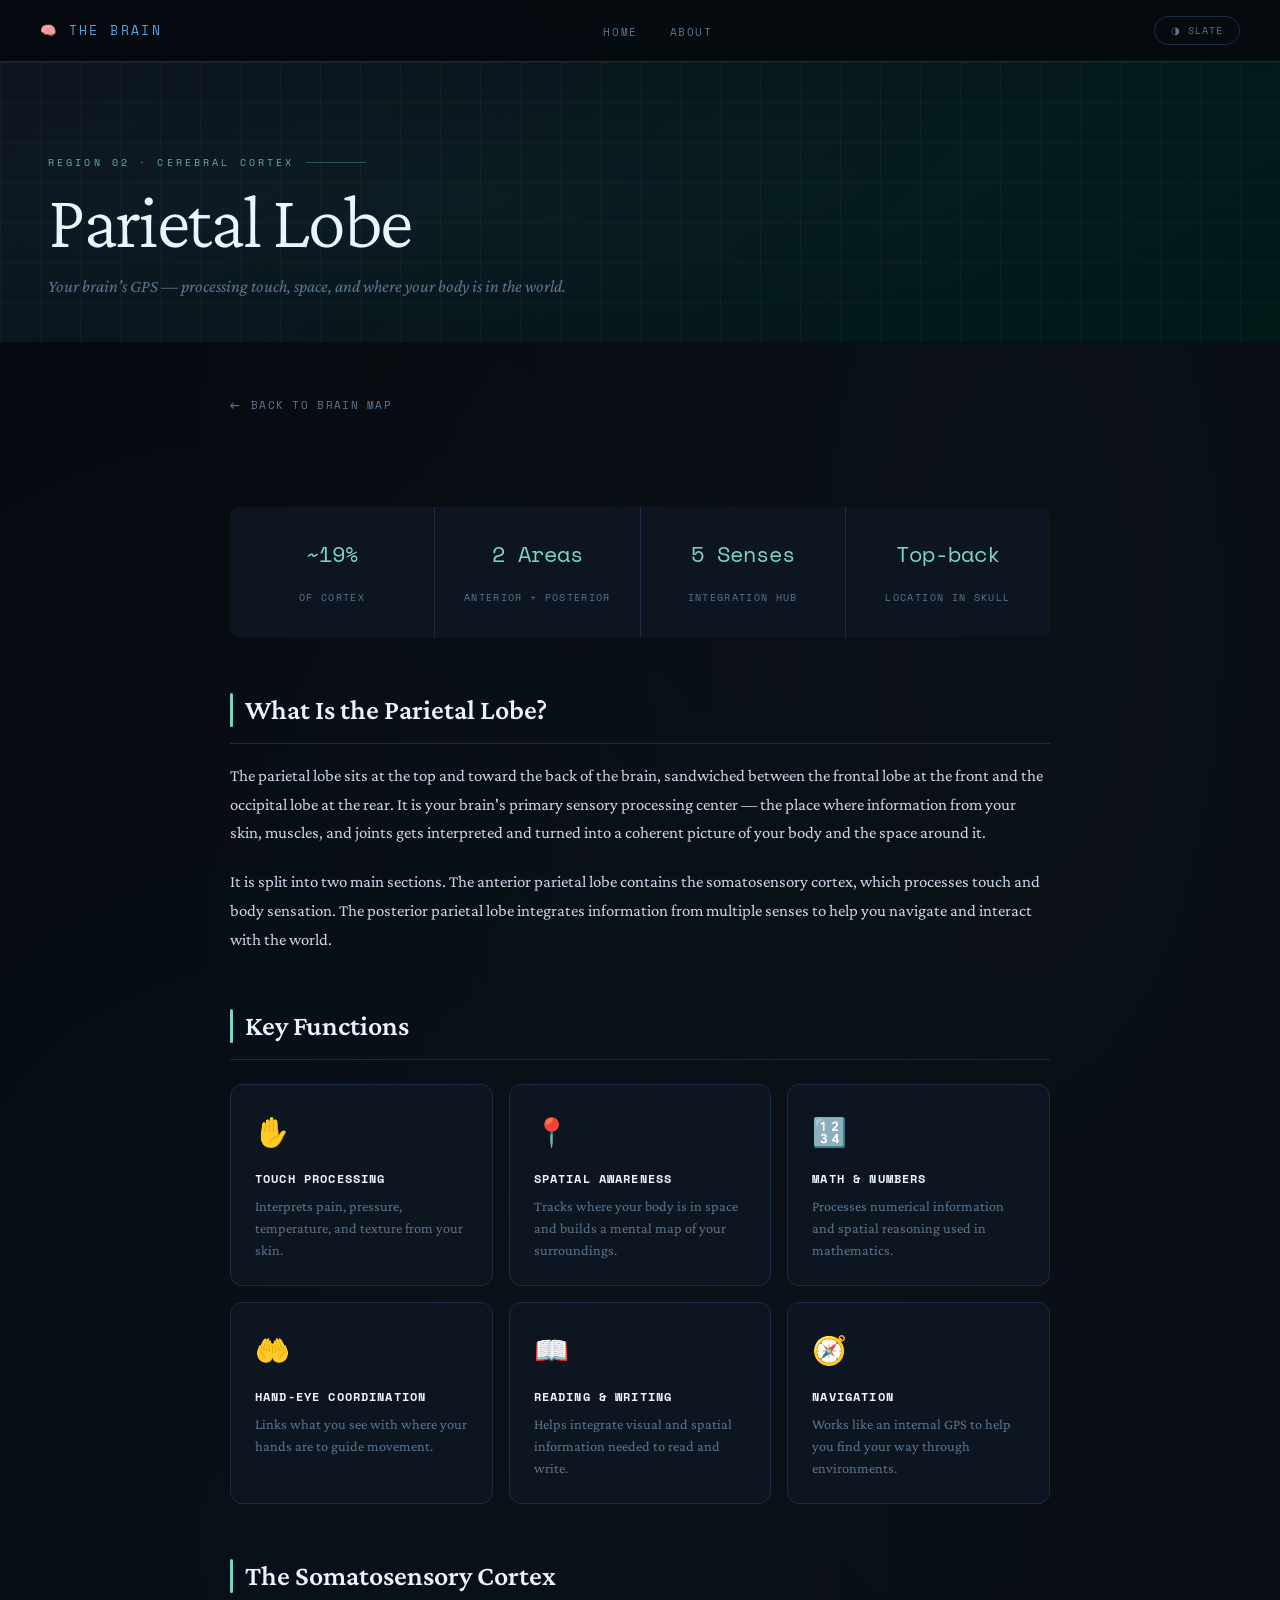
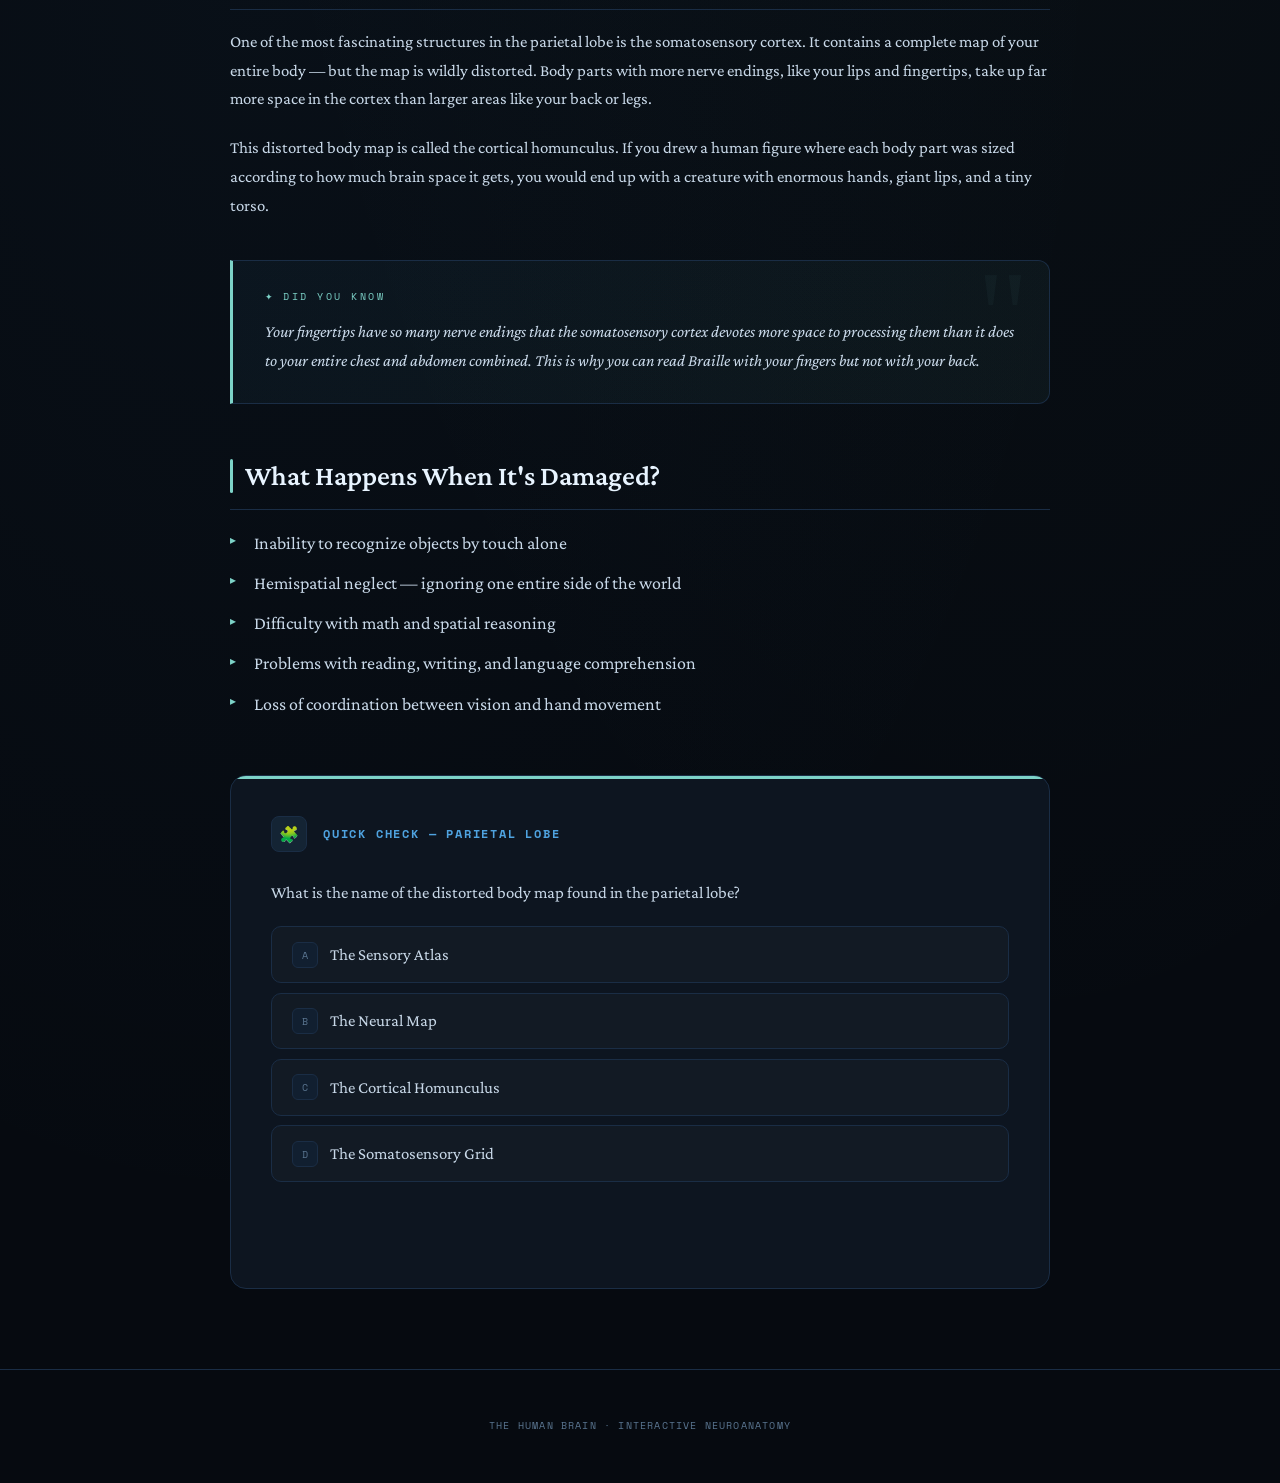
<file: pages/parietal-lobe.html>
<!DOCTYPE html>
<html lang="en">
<head>
  <meta charset="UTF-8" />
  <meta name="viewport" content="width=device-width, initial-scale=1.0" />
  <title>Parietal Lobe · The Human Brain</title>
  <link rel="stylesheet" href="../css/style.css" />
  <style>
    :root { --region-color: #7dd3c8; }
    .region-banner { background: linear-gradient(135deg, #0d1520 0%, #001a18 100%); }
    .region-banner-bg {
      background: radial-gradient(ellipse at 30% 50%, rgba(125,211,200,0.25) 0%, transparent 70%),
                  radial-gradient(ellipse at 80% 20%, rgba(125,211,200,0.1) 0%, transparent 60%);
    }
    .stat-value { color: #7dd3c8; }
  </style>
</head>
<body>

  <div id="progress-bar"></div>

  <nav>
    <a href="../index.html" class="nav-logo">🧠 The Brain</a>
    <ul class="nav-links">
      <li><a href="../index.html">Home</a></li>
      <li><a href="about.html">About</a></li>
    </ul>
    <button class="theme-toggle" id="theme-btn" onclick="toggleTheme()">◑ Slate</button>
  </nav>

  <div class="page">

    <div class="region-banner">
      <div class="region-banner-bg"></div>
      <div class="region-banner-grid"></div>
      <div class="region-banner-content">
        <div class="region-number" style="color:#7dd3c8">Region 02 · Cerebral Cortex</div>
        <h1>Parietal Lobe</h1>
        <p class="subtitle">Your brain's GPS — processing touch, space, and where your body is in the world.</p>
      </div>
    </div>

    <div class="content-page">
      <a href="../index.html" class="back-link">Back to Brain Map</a>

      <div class="stats-row">
        <div class="stat"><span class="stat-value">~19%</span><span class="stat-label">of cortex</span></div>
        <div class="stat"><span class="stat-value">2 Areas</span><span class="stat-label">anterior + posterior</span></div>
        <div class="stat"><span class="stat-value">5 Senses</span><span class="stat-label">integration hub</span></div>
        <div class="stat"><span class="stat-value">Top-back</span><span class="stat-label">location in skull</span></div>
      </div>

      <div class="content-body">

        <h2>What Is the Parietal Lobe?</h2>
        <p>The parietal lobe sits at the top and toward the back of the brain, sandwiched between the frontal lobe at the front and the occipital lobe at the rear. It is your brain's primary sensory processing center — the place where information from your skin, muscles, and joints gets interpreted and turned into a coherent picture of your body and the space around it.</p>
        <p>It is split into two main sections. The anterior parietal lobe contains the somatosensory cortex, which processes touch and body sensation. The posterior parietal lobe integrates information from multiple senses to help you navigate and interact with the world.</p>

        <h2>Key Functions</h2>
        <div class="function-cards">
          <div class="func-card"><span class="func-icon">✋</span><h3>Touch Processing</h3><p>Interprets pain, pressure, temperature, and texture from your skin.</p></div>
          <div class="func-card"><span class="func-icon">📍</span><h3>Spatial Awareness</h3><p>Tracks where your body is in space and builds a mental map of your surroundings.</p></div>
          <div class="func-card"><span class="func-icon">🔢</span><h3>Math & Numbers</h3><p>Processes numerical information and spatial reasoning used in mathematics.</p></div>
          <div class="func-card"><span class="func-icon">🤲</span><h3>Hand-Eye Coordination</h3><p>Links what you see with where your hands are to guide movement.</p></div>
          <div class="func-card"><span class="func-icon">📖</span><h3>Reading & Writing</h3><p>Helps integrate visual and spatial information needed to read and write.</p></div>
          <div class="func-card"><span class="func-icon">🧭</span><h3>Navigation</h3><p>Works like an internal GPS to help you find your way through environments.</p></div>
        </div>

        <h2>The Somatosensory Cortex</h2>
        <p>One of the most fascinating structures in the parietal lobe is the somatosensory cortex. It contains a complete map of your entire body — but the map is wildly distorted. Body parts with more nerve endings, like your lips and fingertips, take up far more space in the cortex than larger areas like your back or legs.</p>
        <p>This distorted body map is called the cortical homunculus. If you drew a human figure where each body part was sized according to how much brain space it gets, you would end up with a creature with enormous hands, giant lips, and a tiny torso.</p>

        <div class="did-you-know">
          <span class="label">Did You Know</span>
          <p>Your fingertips have so many nerve endings that the somatosensory cortex devotes more space to processing them than it does to your entire chest and abdomen combined. This is why you can read Braille with your fingers but not with your back.</p>
        </div>

        <h2>What Happens When It's Damaged?</h2>
        <ul>
          <li>Inability to recognize objects by touch alone</li>
          <li>Hemispatial neglect — ignoring one entire side of the world</li>
          <li>Difficulty with math and spatial reasoning</li>
          <li>Problems with reading, writing, and language comprehension</li>
          <li>Loss of coordination between vision and hand movement</li>
        </ul>

        <div class="quiz-widget">
          <div class="quiz-header">
            <div class="quiz-icon">🧩</div>
            <h3>Quick Check — Parietal Lobe</h3>
          </div>
          <p class="quiz-question">What is the name of the distorted body map found in the parietal lobe?</p>
          <div class="quiz-options">
            <button class="quiz-option" data-correct="false" data-letter="A">The Sensory Atlas</button>
            <button class="quiz-option" data-correct="false" data-letter="B">The Neural Map</button>
            <button class="quiz-option" data-correct="true"  data-letter="C">The Cortical Homunculus</button>
            <button class="quiz-option" data-correct="false" data-letter="D">The Somatosensory Grid</button>
          </div>
          <p class="quiz-feedback" id="quiz-feedback"></p>
        </div>

      </div>
    </div>

    <footer><p>The Human Brain · Interactive Neuroanatomy</p></footer>
  </div>

  <script src="../js/main.js"></script>
  <script>
    window.addEventListener('scroll', () => {
      const bar = document.getElementById('progress-bar');
      const scrolled = (window.scrollY / (document.body.scrollHeight - window.innerHeight)) * 100;
      bar.style.width = scrolled + '%';
    });
  </script>
</body>
</html>
</file>
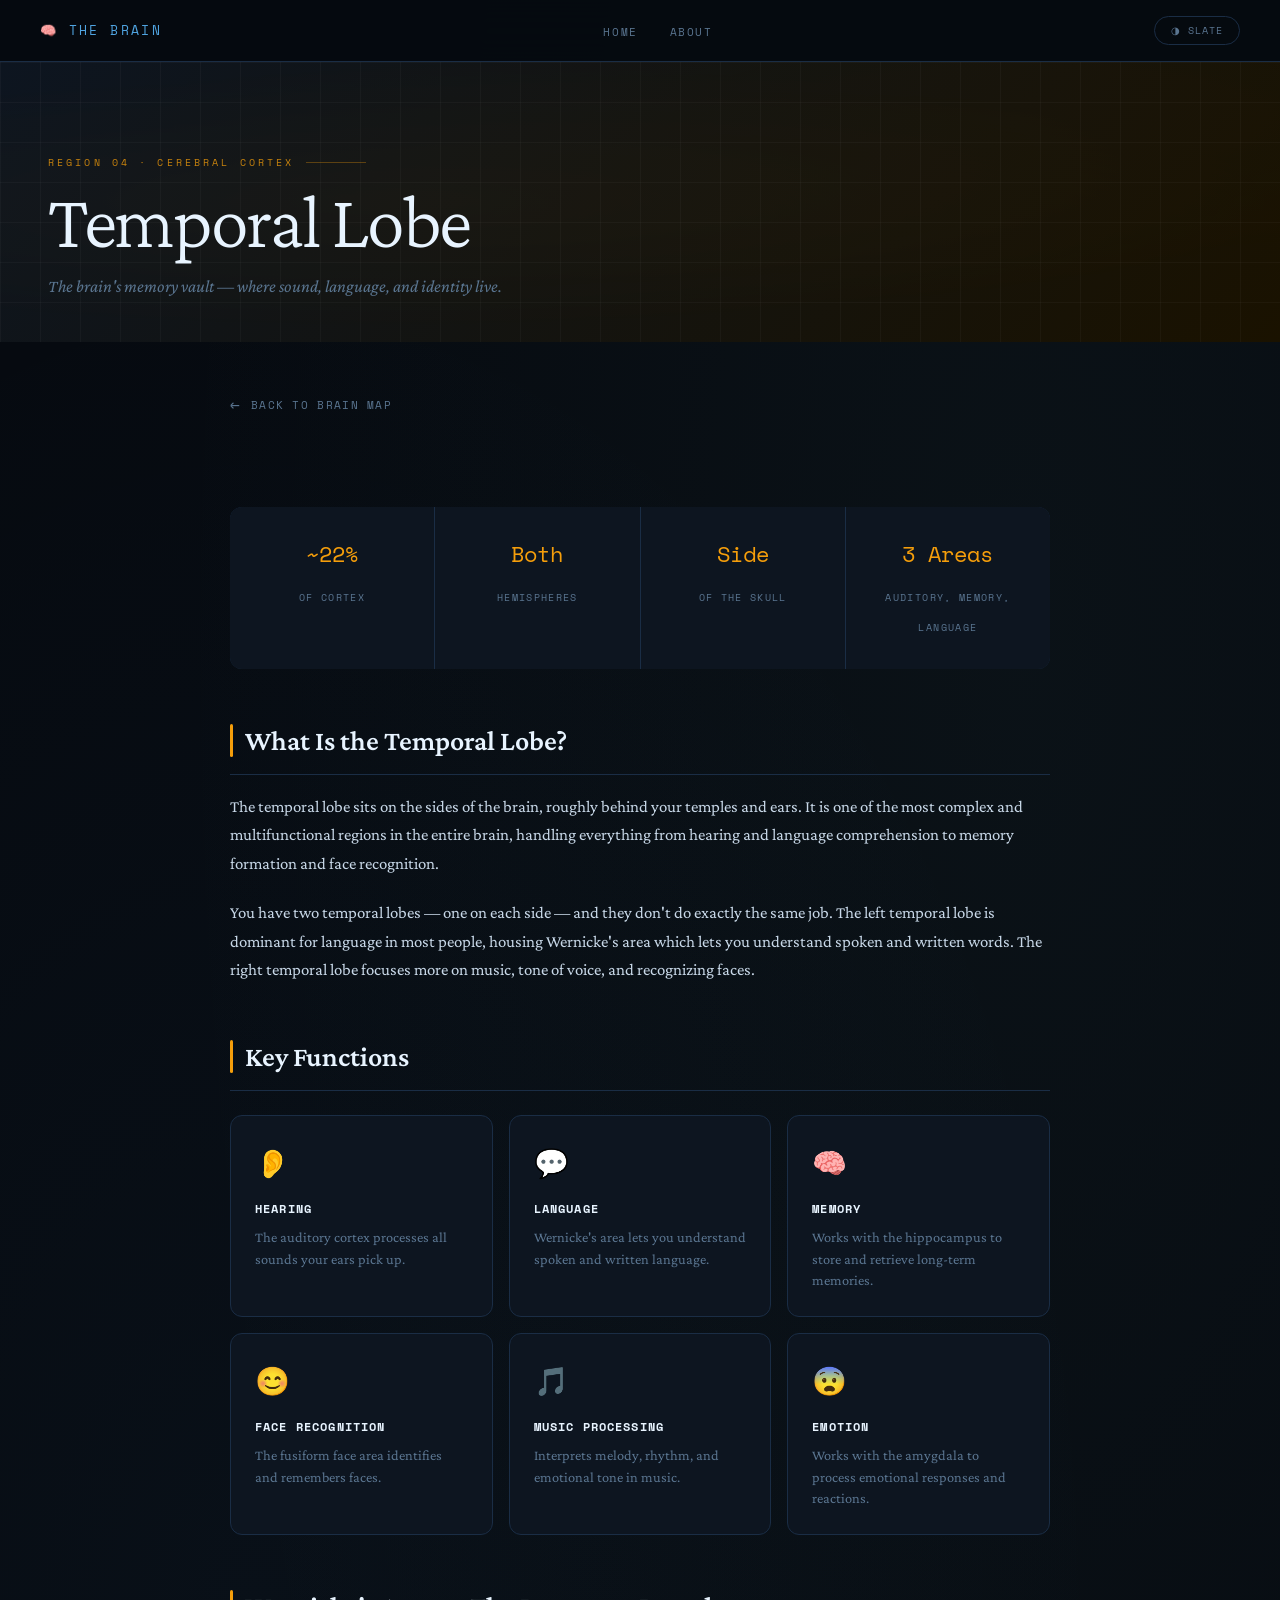
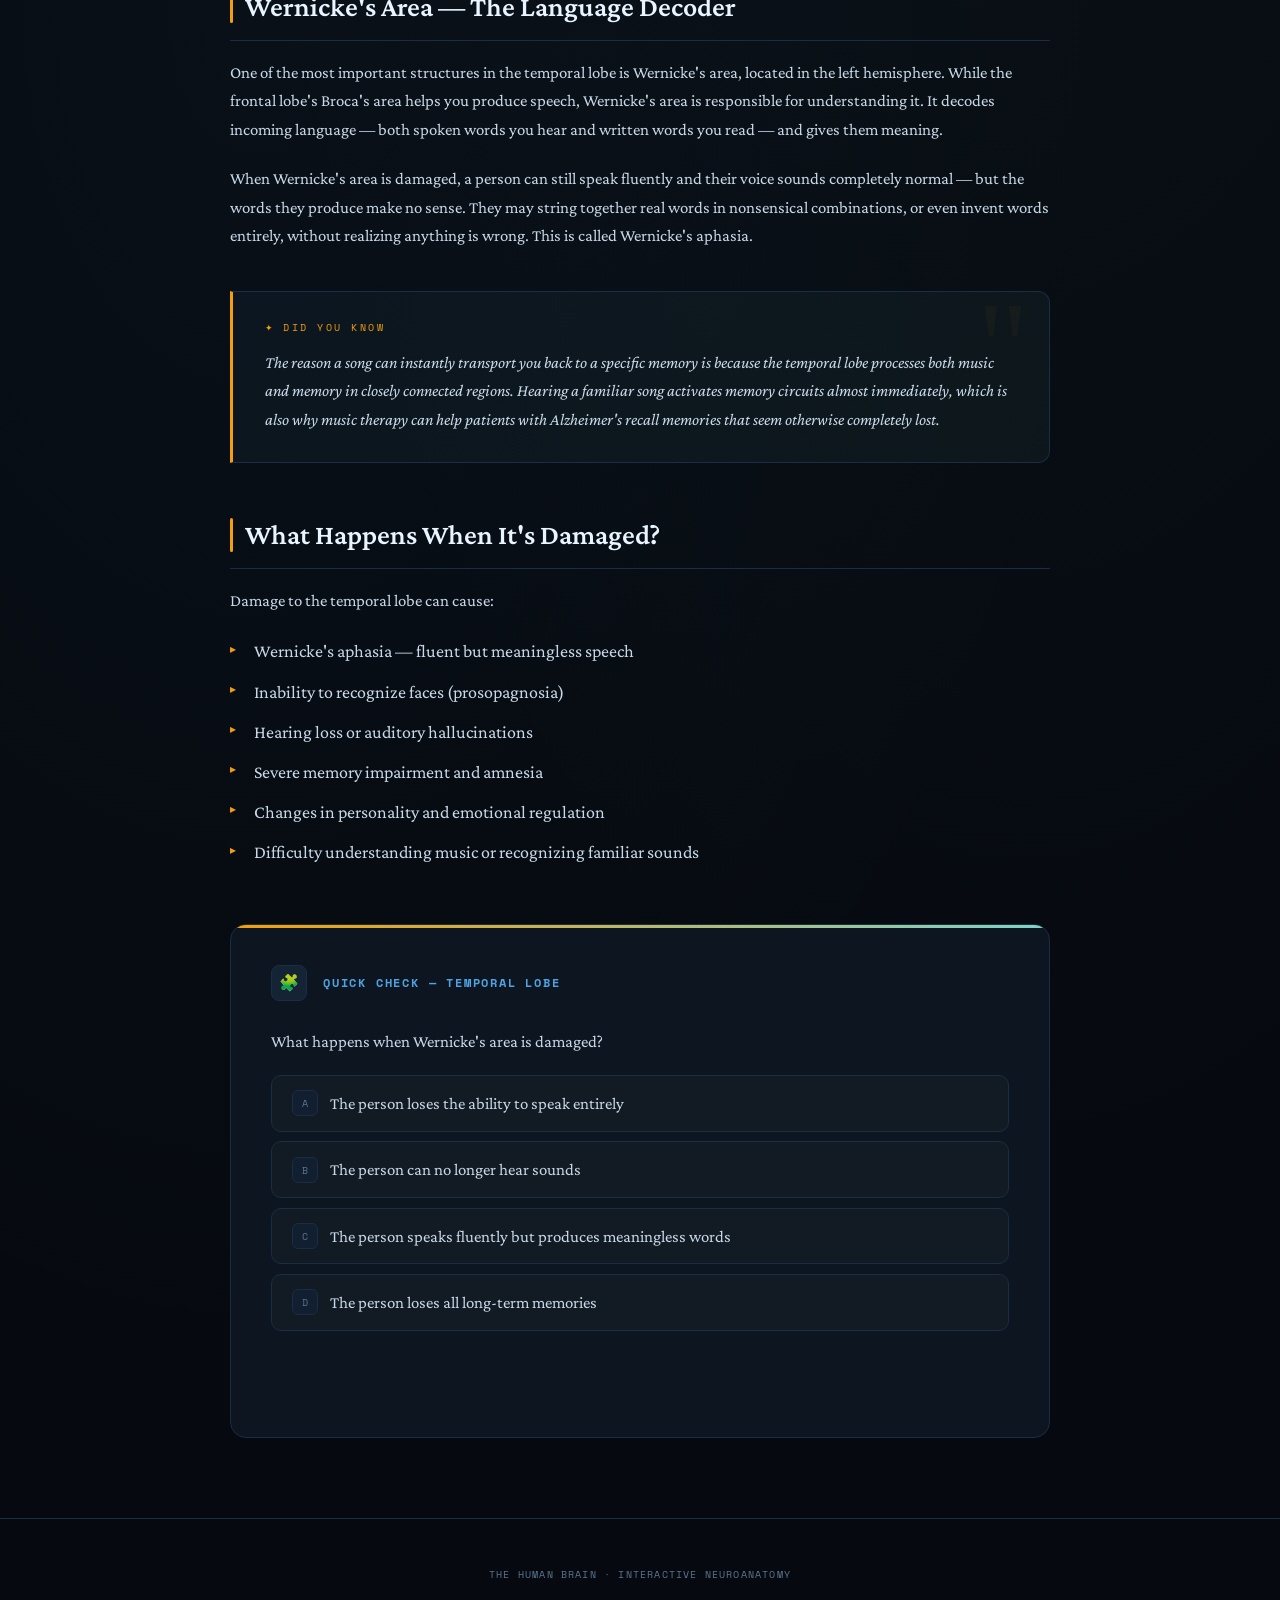
<file: pages/temporal-lobe.html>
<!DOCTYPE html>
<html lang="en">
<head>
  <meta charset="UTF-8" />
  <meta name="viewport" content="width=device-width, initial-scale=1.0" />
  <title>Temporal Lobe · The Human Brain</title>
  <link rel="stylesheet" href="../css/style.css" />
  <style>
    :root { --region-color: #f59e0b; }

    .region-banner {
      background: linear-gradient(135deg, #0d1520 0%, #1a1200 100%);
    }

    .region-banner-bg {
      background: radial-gradient(ellipse at 30% 50%, rgba(245,158,11,0.25) 0%, transparent 70%),
                  radial-gradient(ellipse at 80% 20%, rgba(245,158,11,0.1) 0%, transparent 60%);
    }

    .stat-value { color: #f59e0b; }
  </style>
</head>
<body>

  <div id="progress-bar"></div>

  <!-- NAVIGATION -->
  <nav>
    <a href="../index.html" class="nav-logo">🧠 The Brain</a>
    <ul class="nav-links">
      <li><a href="../index.html">Home</a></li>
      <li><a href="about.html">About</a></li>
    </ul>
    <button class="theme-toggle" id="theme-btn" onclick="toggleTheme()">◑ Light</button>
  </nav>

  <div class="page">

    <!-- BANNER -->
    <div class="region-banner">
      <div class="region-banner-bg"></div>
      <div class="region-banner-grid"></div>
      <div class="region-banner-content">
        <div class="region-number" style="color:#f59e0b">Region 04 · Cerebral Cortex</div>
        <h1>Temporal Lobe</h1>
        <p class="subtitle">The brain's memory vault — where sound, language, and identity live.</p>
      </div>
    </div>

    <div class="content-page">

      <a href="../index.html" class="back-link">Back to Brain Map</a>

      <!-- STATS -->
      <div class="stats-row">
        <div class="stat">
          <span class="stat-value">~22%</span>
          <span class="stat-label">of cortex</span>
        </div>
        <div class="stat">
          <span class="stat-value">Both</span>
          <span class="stat-label">hemispheres</span>
        </div>
        <div class="stat">
          <span class="stat-value">Side</span>
          <span class="stat-label">of the skull</span>
        </div>
        <div class="stat">
          <span class="stat-value">3 Areas</span>
          <span class="stat-label">auditory, memory, language</span>
        </div>
      </div>

      <!-- CONTENT -->
      <div class="content-body">

        <h2>What Is the Temporal Lobe?</h2>
        <p>
          The temporal lobe sits on the sides of the brain, roughly behind your temples and
          ears. It is one of the most complex and multifunctional regions in the entire brain,
          handling everything from hearing and language comprehension to memory formation and
          face recognition.
        </p>
        <p>
          You have two temporal lobes — one on each side — and they don't do exactly the same
          job. The left temporal lobe is dominant for language in most people, housing
          Wernicke's area which lets you understand spoken and written words. The right
          temporal lobe focuses more on music, tone of voice, and recognizing faces.
        </p>

        <h2>Key Functions</h2>
        <div class="function-cards">
          <div class="func-card">
            <span class="func-icon">👂</span>
            <h3>Hearing</h3>
            <p>The auditory cortex processes all sounds your ears pick up.</p>
          </div>
          <div class="func-card">
            <span class="func-icon">💬</span>
            <h3>Language</h3>
            <p>Wernicke's area lets you understand spoken and written language.</p>
          </div>
          <div class="func-card">
            <span class="func-icon">🧠</span>
            <h3>Memory</h3>
            <p>Works with the hippocampus to store and retrieve long-term memories.</p>
          </div>
          <div class="func-card">
            <span class="func-icon">😊</span>
            <h3>Face Recognition</h3>
            <p>The fusiform face area identifies and remembers faces.</p>
          </div>
          <div class="func-card">
            <span class="func-icon">🎵</span>
            <h3>Music Processing</h3>
            <p>Interprets melody, rhythm, and emotional tone in music.</p>
          </div>
          <div class="func-card">
            <span class="func-icon">😨</span>
            <h3>Emotion</h3>
            <p>Works with the amygdala to process emotional responses and reactions.</p>
          </div>
        </div>

        <h2>Wernicke's Area — The Language Decoder</h2>
        <p>
          One of the most important structures in the temporal lobe is Wernicke's area,
          located in the left hemisphere. While the frontal lobe's Broca's area helps you
          produce speech, Wernicke's area is responsible for understanding it. It decodes
          incoming language — both spoken words you hear and written words you read — and
          gives them meaning.
        </p>
        <p>
          When Wernicke's area is damaged, a person can still speak fluently and their voice
          sounds completely normal — but the words they produce make no sense. They may string
          together real words in nonsensical combinations, or even invent words entirely,
          without realizing anything is wrong. This is called Wernicke's aphasia.
        </p>

        <div class="did-you-know">
          <span class="label">Did You Know</span>
          <p>
            The reason a song can instantly transport you back to a specific memory is because
            the temporal lobe processes both music and memory in closely connected regions.
            Hearing a familiar song activates memory circuits almost immediately, which is also
            why music therapy can help patients with Alzheimer's recall memories that seem
            otherwise completely lost.
          </p>
        </div>

        <h2>What Happens When It's Damaged?</h2>
        <p>Damage to the temporal lobe can cause:</p>
        <ul>
          <li>Wernicke's aphasia — fluent but meaningless speech</li>
          <li>Inability to recognize faces (prosopagnosia)</li>
          <li>Hearing loss or auditory hallucinations</li>
          <li>Severe memory impairment and amnesia</li>
          <li>Changes in personality and emotional regulation</li>
          <li>Difficulty understanding music or recognizing familiar sounds</li>
        </ul>

        <!-- QUIZ -->
        <div class="quiz-widget">
          <div class="quiz-header">
            <div class="quiz-icon">🧩</div>
            <h3>Quick Check — Temporal Lobe</h3>
          </div>
          <p class="quiz-question">What happens when Wernicke's area is damaged?</p>
          <div class="quiz-options">
            <button class="quiz-option" data-correct="false" data-letter="A">The person loses the ability to speak entirely</button>
            <button class="quiz-option" data-correct="false" data-letter="B">The person can no longer hear sounds</button>
            <button class="quiz-option" data-correct="true"  data-letter="C">The person speaks fluently but produces meaningless words</button>
            <button class="quiz-option" data-correct="false" data-letter="D">The person loses all long-term memories</button>
          </div>
          <p class="quiz-feedback" id="quiz-feedback"></p>
        </div>

      </div>
    </div>

    <footer>
      <p>The Human Brain · Interactive Neuroanatomy</p>
    </footer>
  </div>

  <script src="../js/main.js"></script>
  <script>
    // Progress bar
    window.addEventListener('scroll', () => {
      const bar = document.getElementById('progress-bar');
      const scrolled = (window.scrollY / (document.body.scrollHeight - window.innerHeight)) * 100;
      bar.style.width = scrolled + '%';
    });
  </script>
</body>
</html>
</file>
<file: css/style.css>
@import url('https://fonts.googleapis.com/css2?family=Crimson+Pro:ital,wght@0,300;0,400;0,600;1,300&family=Space+Mono:wght@400;700&display=swap');

:root {
  --bg: #060a10;
  --surface: #0d1520;
  --surface2: #111f30;
  --border: #1a2d45;
  --accent: #4fa3e0;
  --accent2: #7dd3c8;
  --glow: rgba(79,163,224,0.3);
  --text: #c8d8e8;
  --text-dim: #5a7590;
  --heading: #e8f4ff;
  --success: #4fe07a;
  --danger: #e05c4f;
}

* { margin:0; padding:0; box-sizing:border-box; }
html { scroll-behavior:smooth; }

body {
  background-color: var(--bg);
  color: var(--text);
  font-family: 'Crimson Pro', serif;
  font-size: 18px;
  line-height: 1.7;
  min-height: 100vh;
  background-image:
    radial-gradient(ellipse at 20% 50%, rgba(79,163,224,0.04) 0%, transparent 60%),
    radial-gradient(ellipse at 80% 20%, rgba(125,211,200,0.04) 0%, transparent 60%);
}

::-webkit-scrollbar { width: 4px; }
::-webkit-scrollbar-track { background: var(--bg); }
::-webkit-scrollbar-thumb { background: var(--border); border-radius: 4px; }
::-webkit-scrollbar-thumb:hover { background: var(--accent); }

#progress-bar {
  position: fixed;
  top: 0; left: 0;
  height: 2px;
  width: 0%;
  background: linear-gradient(90deg, var(--accent), var(--accent2));
  z-index: 9999;
  transition: width 0.1s;
  box-shadow: 0 0 10px var(--accent);
}

/* ── NAV ── */
nav {
  position: fixed;
  top: 0; left: 0; right: 0;
  z-index: 100;
  background: rgba(6,10,16,0.92);
  backdrop-filter: blur(20px);
  border-bottom: 1px solid var(--border);
  padding: 0 2.5rem;
  height: 62px;
  display: flex;
  align-items: center;
  justify-content: space-between;
  transition: background 0.3s;
}

.nav-logo {
  font-family: 'Space Mono', monospace;
  font-size: 0.82rem;
  color: var(--accent);
  text-decoration: none;
  letter-spacing: 0.18em;
  text-transform: uppercase;
  display: flex;
  align-items: center;
  gap: 0.5rem;
}

.nav-links {
  display: flex;
  gap: 2rem;
  list-style: none;
  align-items: center;
}

.nav-links a {
  font-family: 'Space Mono', monospace;
  font-size: 0.7rem;
  color: var(--text-dim);
  text-decoration: none;
  letter-spacing: 0.14em;
  text-transform: uppercase;
  transition: color 0.2s;
  position: relative;
  padding-bottom: 2px;
}

.nav-links a::after {
  content:'';
  position:absolute;
  bottom:-2px; left:0;
  width:0; height:1px;
  background: linear-gradient(90deg, var(--accent), var(--accent2));
  transition: width 0.3s cubic-bezier(0.4,0,0.2,1);
}

.nav-links a:hover,
.nav-links a.active { color: var(--accent); }
.nav-links a:hover::after,
.nav-links a.active::after { width:100%; }

/* ── DROPDOWN ── */
.nav-dropdown {
  position: relative;
}

.nav-dropdown-btn {
  font-family: 'Space Mono', monospace;
  font-size: 0.7rem;
  color: var(--text-dim);
  letter-spacing: 0.14em;
  text-transform: uppercase;
  background: none;
  border: none;
  cursor: pointer;
  display: flex;
  align-items: center;
  gap: 0.4rem;
  padding: 0;
  transition: color 0.2s;
}

.nav-dropdown-btn:hover { color: var(--accent); }

.nav-dropdown-btn::after {
  content: '▾';
  font-size: 0.6rem;
  transition: transform 0.2s;
}

.nav-dropdown:hover .nav-dropdown-btn::after {
  transform: rotate(180deg);
}

.nav-dropdown-menu {
  position: absolute;
  top: calc(100% + 16px);
  left: 50%;
  transform: translateX(-50%);
  background: rgba(10,16,26,0.98);
  border: 1px solid var(--border);
  border-radius: 12px;
  padding: 0.5rem;
  min-width: 220px;
  opacity: 0;
  pointer-events: none;
  transition: opacity 0.2s, transform 0.2s;
  transform: translateX(-50%) translateY(-4px);
  box-shadow: 0 20px 60px rgba(0,0,0,0.5), 0 0 30px rgba(79,163,224,0.05);
  backdrop-filter: blur(20px);
}

.nav-dropdown:hover .nav-dropdown-menu {
  opacity: 1;
  pointer-events: all;
  transform: translateX(-50%) translateY(0);
}

.nav-dropdown-menu a {
  display: flex;
  align-items: center;
  gap: 0.75rem;
  padding: 0.6rem 0.85rem;
  border-radius: 8px;
  text-decoration: none;
  font-family: 'Space Mono', monospace;
  font-size: 0.66rem;
  letter-spacing: 0.08em;
  text-transform: uppercase;
  color: var(--text-dim);
  transition: all 0.15s;
}

.nav-dropdown-menu a:hover {
  background: rgba(79,163,224,0.06);
  color: var(--heading);
}

.nav-dropdown-menu a::after { display:none; }

.dropdown-dot {
  width: 7px; height: 7px;
  border-radius: 50%;
  flex-shrink: 0;
}

.theme-toggle {
  background: transparent;
  border: 1px solid var(--border);
  border-radius: 20px;
  color: var(--text-dim);
  font-family: 'Space Mono', monospace;
  font-size: 0.62rem;
  letter-spacing: 0.1em;
  text-transform: uppercase;
  padding: 0.4rem 1rem;
  cursor: pointer;
  transition: all 0.25s;
}

.theme-toggle:hover {
  border-color: var(--accent2);
  color: var(--accent2);
  box-shadow: 0 0 15px rgba(125,211,200,0.15);
}

/* ── PAGE ── */
.page {
  padding-top: 62px;
  min-height: 100vh;
  animation: fadeIn 0.5s ease;
}

@keyframes fadeIn {
  from { opacity:0; transform:translateY(6px); }
  to   { opacity:1; transform:translateY(0); }
}

/* ── HERO ── */
.hero {
  text-align: center;
  padding: 4rem 2rem 1.5rem;
}

.hero-label {
  font-family: 'Space Mono', monospace;
  font-size: 0.7rem;
  letter-spacing: 0.3em;
  text-transform: uppercase;
  color: var(--accent2);
  margin-bottom: 1.5rem;
  display: block;
  opacity: 0;
  animation: fadeUp 0.6s ease 0.1s forwards;
}

.hero h1 {
  font-family: 'Crimson Pro', serif;
  font-size: clamp(3rem, 7vw, 5.5rem);
  font-weight: 300;
  color: var(--heading);
  line-height: 1.05;
  letter-spacing: -0.03em;
  margin-bottom: 1.25rem;
  opacity: 0;
  animation: fadeUp 0.6s ease 0.2s forwards;
}

.hero h1 em { font-style:italic; color:var(--accent); }

.hero p {
  max-width: 500px;
  margin: 0 auto;
  color: var(--text-dim);
  font-size: 1.1rem;
  opacity: 0;
  animation: fadeUp 0.6s ease 0.3s forwards;
}

/* ── BRAIN MAP SECTION ── */
.brain-map-section {
  padding: 1rem 2rem 4rem;
  display: flex;
  flex-direction: column;
  align-items: center;
}

/* ── INTERACTIVE BRAIN IMAGE ── */
.brain-interactive-wrapper {
  position: relative;
  width: 100%;
  max-width: 860px;
  margin: 0 auto;
  opacity: 0;
  animation: fadeUp 0.8s ease 0.4s forwards;
}

.brain-image-container {
  position: relative;
  width: 100%;
  border-radius: 20px;
  overflow: visible;
}

.brain-base-image {
  width: 100%;
  height: auto;
  display: block;
  border-radius: 20px;
  filter: saturate(0.6) brightness(0.75) hue-rotate(180deg);
  border: 1px solid var(--border);
  box-shadow:
    0 0 60px rgba(79,163,224,0.1),
    0 30px 80px rgba(0,0,0,0.5);
}

/* ── HOTSPOTS ── */
.hotspot {
  position: absolute;
  transform: translate(-50%, -50%);
  cursor: pointer;
  z-index: 10;
}

.hotspot-ring {
  width: 36px;
  height: 36px;
  border-radius: 50%;
  border: 2px solid var(--spot-color);
  display: flex;
  align-items: center;
  justify-content: center;
  position: relative;
  transition: transform 0.2s;
  background: rgba(6,10,16,0.6);
  backdrop-filter: blur(4px);
}

.hotspot:hover .hotspot-ring {
  transform: scale(1.2);
}

.hotspot-dot {
  width: 10px;
  height: 10px;
  border-radius: 50%;
  background: var(--spot-color);
  box-shadow: 0 0 10px var(--spot-color);
}

.hotspot-pulse {
  position: absolute;
  inset: -4px;
  border-radius: 50%;
  border: 2px solid var(--spot-color);
  opacity: 0;
  animation: hotspotPulse 2.5s ease-out infinite;
}

.hotspot-pulse-2 {
  animation-delay: 1.25s;
}

@keyframes hotspotPulse {
  0%   { transform: scale(0.9); opacity: 0.8; }
  100% { transform: scale(2.2); opacity: 0; }
}

/* ── HOTSPOT PREVIEW CARD ── */
.hotspot-card {
  position: absolute;
  background: rgba(10,16,26,0.97);
  border: 1px solid var(--spot-color);
  border-radius: 12px;
  padding: 1rem 1.25rem;
  width: 210px;
  opacity: 0;
  pointer-events: none;
  transition: opacity 0.2s, transform 0.2s;
  transform: translateY(6px);
  box-shadow: 0 10px 40px rgba(0,0,0,0.5), 0 0 20px rgba(79,163,224,0.08);
  z-index: 20;
  bottom: calc(100% + 12px);
  left: 50%;
  transform: translateX(-50%) translateY(6px);
  backdrop-filter: blur(16px);
}

.hotspot:hover .hotspot-card {
  opacity: 1;
  pointer-events: all;
  transform: translateX(-50%) translateY(0);
}

.hotspot-card-tag {
  font-family: 'Space Mono', monospace;
  font-size: 0.58rem;
  letter-spacing: 0.2em;
  text-transform: uppercase;
  color: var(--spot-color);
  margin-bottom: 0.35rem;
  display: block;
}

.hotspot-card h4 {
  font-family: 'Crimson Pro', serif;
  font-size: 1.2rem;
  font-weight: 600;
  color: var(--heading);
  margin-bottom: 0.3rem;
  line-height: 1.2;
}

.hotspot-card p {
  font-size: 0.82rem;
  color: var(--text-dim);
  margin: 0 0 0.75rem;
  line-height: 1.4;
}

.hotspot-card-btn {
  display: inline-flex;
  align-items: center;
  gap: 0.4rem;
  font-family: 'Space Mono', monospace;
  font-size: 0.62rem;
  letter-spacing: 0.1em;
  text-transform: uppercase;
  color: var(--spot-color);
  text-decoration: none;
  transition: gap 0.2s;
}

.hotspot-card-btn:hover { gap: 0.7rem; }

/* ── IMAGE CAPTION ── */
.brain-image-caption {
  text-align: center;
  font-family: 'Space Mono', monospace;
  font-size: 0.62rem;
  letter-spacing: 0.15em;
  text-transform: uppercase;
  color: var(--text-dim);
  margin-top: 1.25rem;
  animation: pulse 2.5s ease-in-out infinite;
}

@keyframes pulse { 0%,100%{opacity:0.4} 50%{opacity:1} }

/* ── LEGEND ── */
.region-legend {
  display: flex;
  flex-wrap: wrap;
  gap: 0.6rem;
  justify-content: center;
  margin-top: 2.5rem;
  max-width: 860px;
  opacity: 0;
  animation: fadeUp 0.6s ease 0.9s forwards;
}

.legend-item {
  display: flex;
  align-items: center;
  gap: 0.5rem;
  font-family: 'Space Mono', monospace;
  font-size: 0.66rem;
  letter-spacing: 0.08em;
  text-transform: uppercase;
  color: var(--text-dim);
  padding: 0.45rem 0.9rem;
  border: 1px solid var(--border);
  border-radius: 20px;
  transition: all 0.25s;
  text-decoration: none;
  background: rgba(255,255,255,0.02);
}

.legend-item:hover {
  border-color: var(--accent);
  color: var(--accent);
  background: rgba(79,163,224,0.06);
  transform: translateY(-1px);
}

.legend-dot { width:7px; height:7px; border-radius:50%; flex-shrink:0; }

/* ── REGION BANNER ── */
.region-banner {
  width: 100%;
  height: 280px;
  position: relative;
  overflow: hidden;
  display: flex;
  align-items: flex-end;
}

.region-banner-bg {
  position: absolute;
  inset: 0;
  opacity: 0.12;
}

.region-banner-grid {
  position: absolute;
  inset: 0;
  background-image:
    linear-gradient(rgba(255,255,255,0.03) 1px, transparent 1px),
    linear-gradient(90deg, rgba(255,255,255,0.03) 1px, transparent 1px);
  background-size: 40px 40px;
}

.region-banner-content {
  position: relative;
  z-index: 2;
  padding: 2.5rem 3rem;
  width: 100%;
}

.region-number {
  font-family: 'Space Mono', monospace;
  font-size: 0.65rem;
  letter-spacing: 0.3em;
  text-transform: uppercase;
  margin-bottom: 0.75rem;
  display: flex;
  align-items: center;
  gap: 0.75rem;
  opacity: 0.8;
}

.region-number::after {
  content:'';
  flex:1;
  max-width: 60px;
  height: 1px;
  background: currentColor;
  opacity: 0.4;
}

.region-banner h1 {
  font-family: 'Crimson Pro', serif;
  font-size: clamp(3rem, 6vw, 5rem);
  font-weight: 300;
  color: var(--heading);
  line-height: 1;
  letter-spacing: -0.03em;
  opacity: 0;
  animation: fadeUp 0.6s ease 0.15s forwards;
}

.region-banner .subtitle {
  font-size: 1.1rem;
  color: var(--text-dim);
  font-style: italic;
  margin-top: 0.75rem;
  opacity: 0;
  animation: fadeUp 0.6s ease 0.25s forwards;
}

/* ── CONTENT PAGE ── */
.content-page {
  max-width: 900px;
  margin: 0 auto;
  padding: 3rem 2.5rem 5rem;
}

.back-link {
  display: inline-flex;
  align-items: center;
  gap: 0.6rem;
  font-family: 'Space Mono', monospace;
  font-size: 0.68rem;
  color: var(--text-dim);
  text-decoration: none;
  letter-spacing: 0.12em;
  text-transform: uppercase;
  margin-bottom: 3rem;
  transition: all 0.2s;
}

.back-link::before { content:'←'; font-size:1rem; }
.back-link:hover { color:var(--accent); gap:0.9rem; }

/* ── STATS ── */
.stats-row {
  display: grid;
  grid-template-columns: repeat(auto-fit, minmax(130px, 1fr));
  gap: 1px;
  background: var(--border);
  margin: 2.5rem 0;
  border-radius: 12px;
  overflow: hidden;
  opacity: 0;
  animation: fadeUp 0.6s ease 0.35s forwards;
}

.stat {
  background: var(--surface);
  padding: 1.75rem 1.25rem;
  text-align: center;
  transition: background 0.2s;
}

.stat:hover { background: var(--surface2); }

.stat-value {
  font-family: 'Space Mono', monospace;
  font-size: 1.4rem;
  display: block;
  margin-bottom: 0.4rem;
}

.stat-label {
  font-family: 'Space Mono', monospace;
  font-size: 0.6rem;
  letter-spacing: 0.14em;
  text-transform: uppercase;
  color: var(--text-dim);
  line-height: 1.4;
}

/* ── CONTENT BODY ── */
.content-body {
  opacity: 0;
  animation: fadeUp 0.6s ease 0.45s forwards;
}

.content-body h2 {
  font-family: 'Crimson Pro', serif;
  font-size: 1.75rem;
  font-weight: 600;
  color: var(--heading);
  margin-top: 3rem;
  margin-bottom: 1.1rem;
  padding-bottom: 0.6rem;
  border-bottom: 1px solid var(--border);
  display: flex;
  align-items: center;
  gap: 0.75rem;
}

.content-body h2::before {
  content:'';
  display: inline-block;
  width: 3px;
  height: 1.2em;
  background: var(--region-color, var(--accent));
  border-radius: 2px;
  flex-shrink: 0;
}

.content-body p { margin-bottom:1.3rem; color:var(--text); font-size:1.05rem; }

.content-body ul, .content-body ol {
  margin: 0.75rem 0 1.5rem 0;
  padding: 0;
  list-style: none;
}

.content-body li {
  margin-bottom: 0.6rem;
  padding-left: 1.5rem;
  position: relative;
  color: var(--text);
}

.content-body li::before {
  content:'▸';
  position: absolute;
  left: 0;
  color: var(--region-color, var(--accent));
  font-size: 0.75rem;
  top: 0.2em;
}

/* ── FUNCTION CARDS ── */
.function-cards {
  display: grid;
  grid-template-columns: repeat(auto-fit, minmax(210px, 1fr));
  gap: 1rem;
  margin: 1.5rem 0 2rem;
}

.func-card {
  background: var(--surface);
  border: 1px solid var(--border);
  border-radius: 12px;
  padding: 1.5rem;
  transition: all 0.3s cubic-bezier(0.4,0,0.2,1);
  position: relative;
  overflow: hidden;
}

.func-card::before {
  content:'';
  position: absolute;
  top:0; left:0; right:0;
  height: 2px;
  background: var(--region-color, var(--accent));
  transform: scaleX(0);
  transition: transform 0.3s ease;
  transform-origin: left;
}

.func-card:hover {
  border-color: var(--region-color, var(--accent));
  transform: translateY(-3px);
  box-shadow: 0 8px 30px rgba(0,0,0,0.3);
  background: var(--surface2);
}

.func-card:hover::before { transform: scaleX(1); }

.func-icon { font-size:1.75rem; margin-bottom:0.75rem; display:block; }

.func-card h3 {
  font-family: 'Space Mono', monospace;
  font-size: 0.72rem;
  letter-spacing: 0.1em;
  text-transform: uppercase;
  color: var(--heading);
  margin-bottom: 0.5rem;
}

.func-card p { font-size:0.9rem; color:var(--text-dim); margin:0; line-height:1.5; }

/* ── DID YOU KNOW ── */
.did-you-know {
  background: linear-gradient(135deg, rgba(79,163,224,0.05), rgba(125,211,200,0.05));
  border: 1px solid var(--border);
  border-left: 3px solid var(--region-color, var(--accent));
  border-radius: 0 12px 12px 0;
  padding: 1.75rem 2rem;
  margin: 2.5rem 0;
  position: relative;
  overflow: hidden;
}

.did-you-know::before {
  content: '"';
  position: absolute;
  top: -10px; right: 20px;
  font-size: 8rem;
  color: var(--region-color, var(--accent));
  opacity: 0.04;
  font-family: Georgia, serif;
  line-height: 1;
}

.did-you-know .label {
  font-family: 'Space Mono', monospace;
  font-size: 0.62rem;
  letter-spacing: 0.25em;
  text-transform: uppercase;
  color: var(--region-color, var(--accent));
  margin-bottom: 0.75rem;
  display: flex;
  align-items: center;
  gap: 0.5rem;
}

.did-you-know .label::before { content:'✦'; font-size:0.55rem; }
.did-you-know p { margin:0; font-size:1.05rem; font-style:italic; color:var(--text); }

/* ── QUIZ ── */
.quiz-widget {
  background: var(--surface);
  border: 1px solid var(--border);
  border-radius: 16px;
  padding: 2.5rem;
  margin-top: 3.5rem;
  position: relative;
  overflow: hidden;
}

.quiz-widget::before {
  content:'';
  position: absolute;
  top:0; left:0; right:0;
  height: 3px;
  background: linear-gradient(90deg, var(--region-color, var(--accent)), var(--accent2));
}

.quiz-header {
  display: flex;
  align-items: center;
  gap: 1rem;
  margin-bottom: 1.75rem;
}

.quiz-icon {
  width: 36px; height: 36px;
  background: rgba(79,163,224,0.1);
  border: 1px solid var(--border);
  border-radius: 8px;
  display: flex;
  align-items: center;
  justify-content: center;
  font-size: 1rem;
  flex-shrink: 0;
}

.quiz-widget h3 {
  font-family: 'Space Mono', monospace;
  font-size: 0.75rem;
  letter-spacing: 0.15em;
  text-transform: uppercase;
  color: var(--accent);
  margin: 0;
}

.quiz-question { font-size:1.15rem; color:var(--heading); margin-bottom:1.5rem; line-height:1.5; }
.quiz-options { display:flex; flex-direction:column; gap:0.6rem; margin-bottom:1.25rem; }

.quiz-option {
  background: rgba(255,255,255,0.02);
  border: 1px solid var(--border);
  border-radius: 10px;
  padding: 0.9rem 1.25rem;
  color: var(--text);
  font-family: 'Crimson Pro', serif;
  font-size: 1.05rem;
  cursor: pointer;
  text-align: left;
  transition: all 0.2s;
  display: flex;
  align-items: center;
  gap: 0.75rem;
}

.quiz-option::before {
  content: attr(data-letter);
  font-family: 'Space Mono', monospace;
  font-size: 0.65rem;
  color: var(--text-dim);
  background: var(--surface2);
  border: 1px solid var(--border);
  width: 24px; height: 24px;
  border-radius: 6px;
  display: flex;
  align-items: center;
  justify-content: center;
  flex-shrink: 0;
  transition: all 0.2s;
}

.quiz-option:hover {
  border-color: var(--region-color, var(--accent));
  color: var(--heading);
  background: rgba(79,163,224,0.04);
  transform: translateX(3px);
}

.quiz-option.correct { border-color:var(--success); color:var(--success); background:rgba(79,224,122,0.05); }
.quiz-option.wrong   { border-color:var(--danger);  color:var(--danger);  background:rgba(224,92,79,0.05); }

.quiz-feedback {
  font-family: 'Space Mono', monospace;
  font-size: 0.72rem;
  letter-spacing: 0.05em;
  min-height: 1.5em;
  padding: 0.5rem 0;
}

/* ── ABOUT ── */
.about-grid { display:grid; grid-template-columns:1fr 1fr; gap:1rem; margin:2rem 0; }

.about-card {
  background: var(--surface);
  border: 1px solid var(--border);
  border-radius: 12px;
  padding: 1.75rem;
  transition: all 0.25s;
}

.about-card:hover { border-color:var(--accent2); transform:translateY(-2px); box-shadow:0 8px 25px rgba(0,0,0,0.2); }

.about-card h3 {
  font-family: 'Space Mono', monospace;
  font-size: 0.72rem;
  letter-spacing: 0.14em;
  text-transform: uppercase;
  color: var(--accent2);
  margin-bottom: 0.85rem;
}

/* ── FOOTER ── */
footer {
  text-align: center;
  padding: 3rem 2rem;
  border-top: 1px solid var(--border);
  font-family: 'Space Mono', monospace;
  font-size: 0.62rem;
  letter-spacing: 0.12em;
  text-transform: uppercase;
  color: var(--text-dim);
}

/* ── SLATE MODE ── */
body.light-mode {
  --bg: #1e2128;
  --surface: #252930;
  --surface2: #2c3038;
  --border: #363c47;
  --text: #b8c4d0;
  --text-dim: #7a8a9a;
  --heading: #dde6f0;
  --glow: rgba(79,163,224,0.2);
  background-image:
    radial-gradient(ellipse at 20% 50%, rgba(79,163,224,0.05) 0%, transparent 60%),
    radial-gradient(ellipse at 80% 20%, rgba(125,211,200,0.04) 0%, transparent 60%);
}

body.light-mode nav { background: rgba(30,33,40,0.95); border-bottom-color:#363c47; }
body.light-mode .region-banner { filter: brightness(1.2); }
body.light-mode .func-card,
body.light-mode .quiz-widget,
body.light-mode .about-card,
body.light-mode .did-you-know { background:var(--surface); border-color:var(--border); }
body.light-mode .stat { background:var(--surface); }
body.light-mode .stats-row { background:var(--border); }
body.light-mode .quiz-option { background:rgba(255,255,255,0.02); border-color:var(--border); color:var(--text); }
body.light-mode .quiz-option:hover { background:rgba(79,163,224,0.08); color:var(--heading); }
body.light-mode footer { background:transparent; border-top-color:var(--border); color:var(--text-dim); }
body.light-mode .legend-item { background:rgba(255,255,255,0.02); border-color:var(--border); color:var(--text-dim); }
body.light-mode .how-to-card { background:var(--surface); border-color:var(--border); }
body.light-mode .fact-item { background:var(--surface); }
body.light-mode .region-link-card { background:var(--surface); border-color:var(--border); }
body.light-mode .brain-tooltip { background:rgba(37,41,48,0.98); }
body.light-mode .hotspot-card { background:rgba(37,41,48,0.98); }
body.light-mode .nav-dropdown-menu { background:rgba(30,33,40,0.98); }

/* ── ANIMATIONS ── */
@keyframes fadeUp {
  from { opacity:0; transform:translateY(16px); }
  to   { opacity:1; transform:translateY(0); }
}

/* ── RESPONSIVE ── */
@media (max-width:640px) {
  .about-grid { grid-template-columns:1fr; }
  nav { padding:0 1.25rem; }
  .nav-links { gap:1.25rem; }
  .nav-links a { font-size:0.62rem; }
  .content-page { padding:2rem 1.25rem 4rem; }
  .region-banner-content { padding:2rem 1.25rem; }
  .region-banner { height:220px; }
  .nav-dropdown-menu { left:auto; right:0; transform:none; }
  .nav-dropdown:hover .nav-dropdown-menu { transform:none; }
}
</file>
